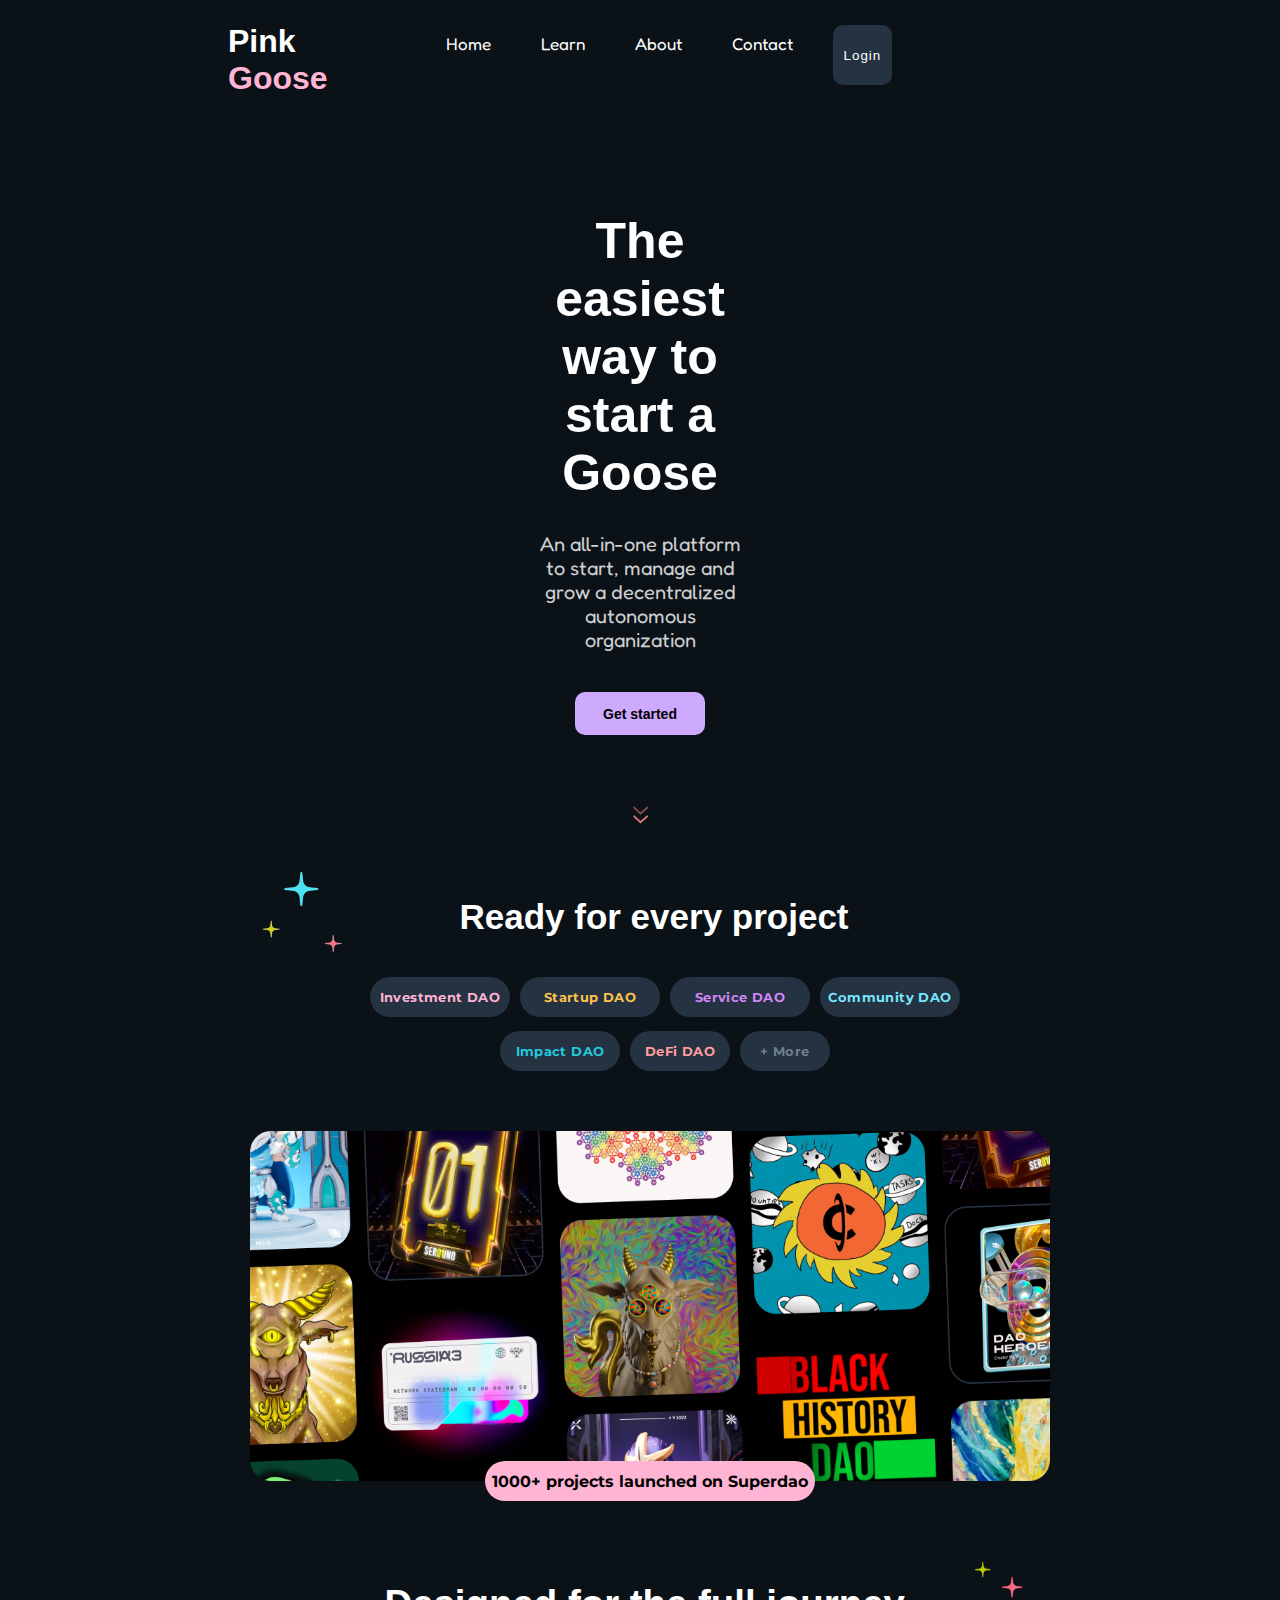
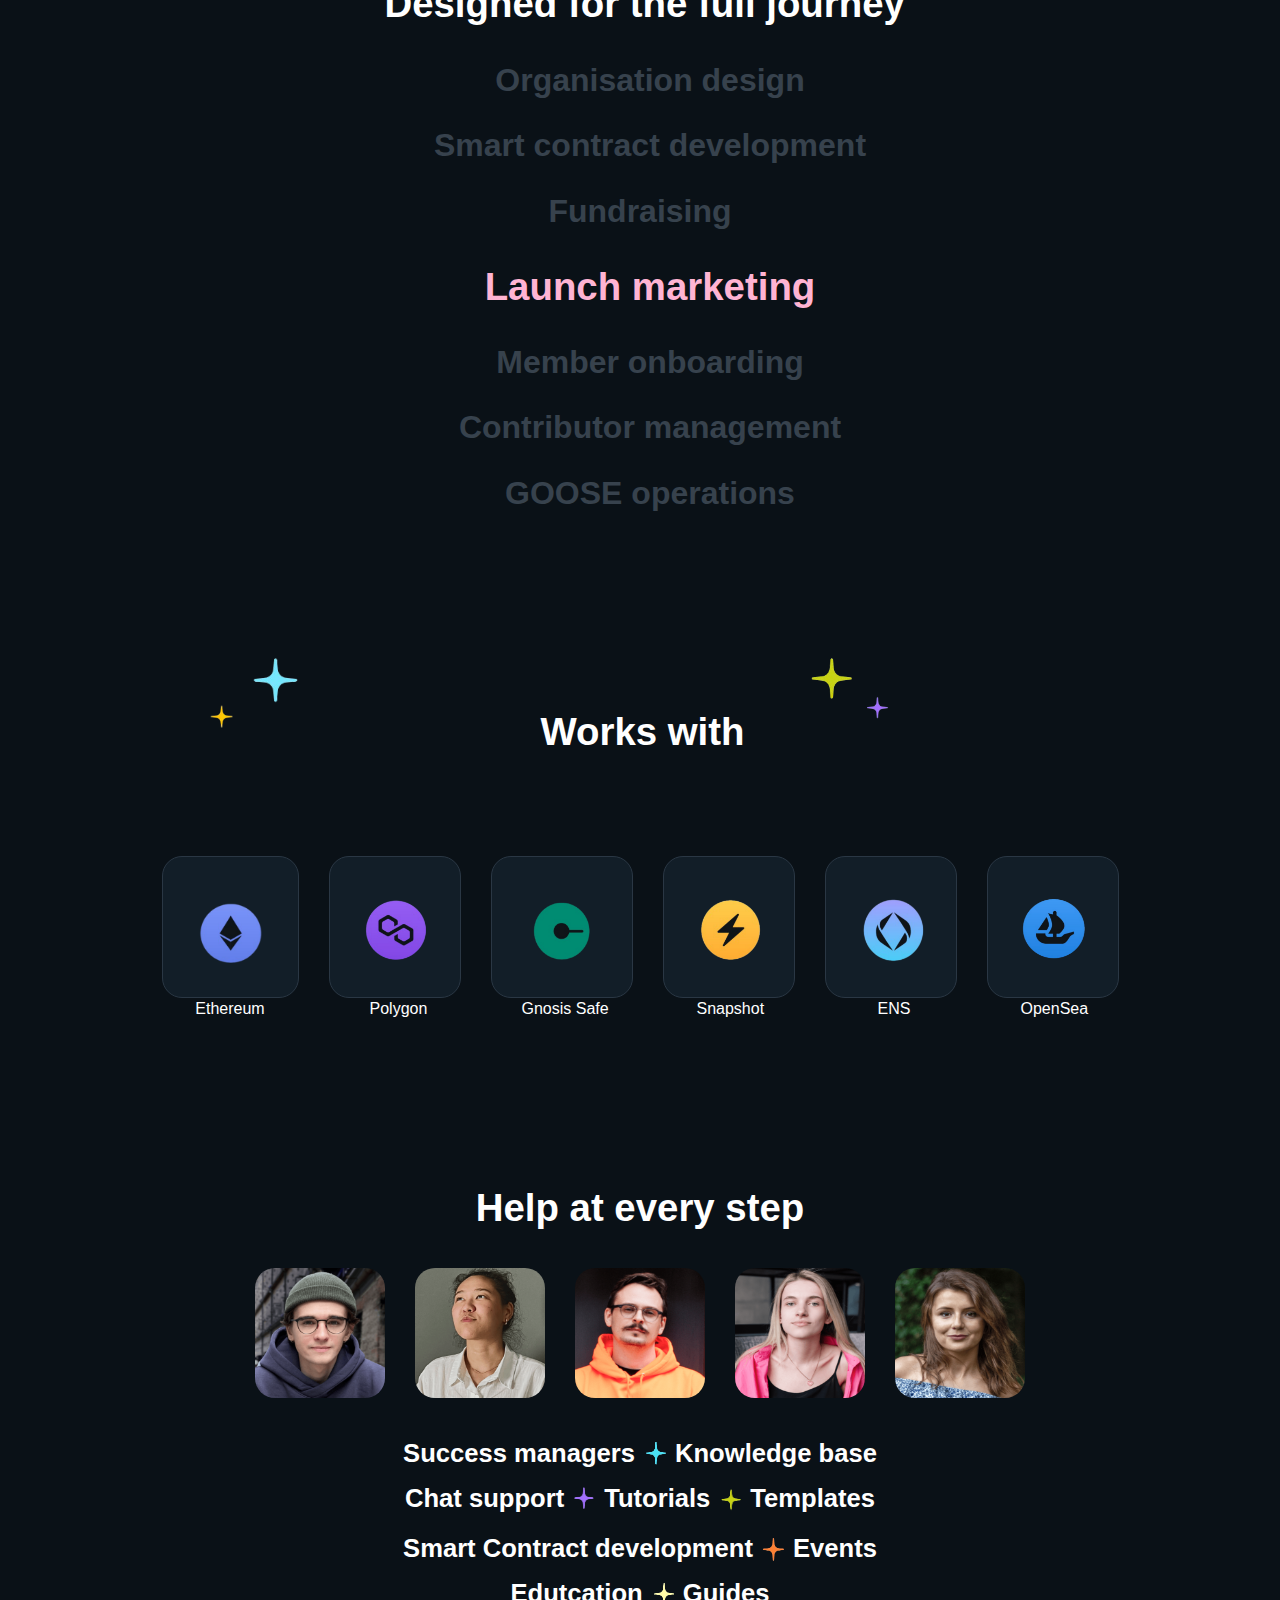
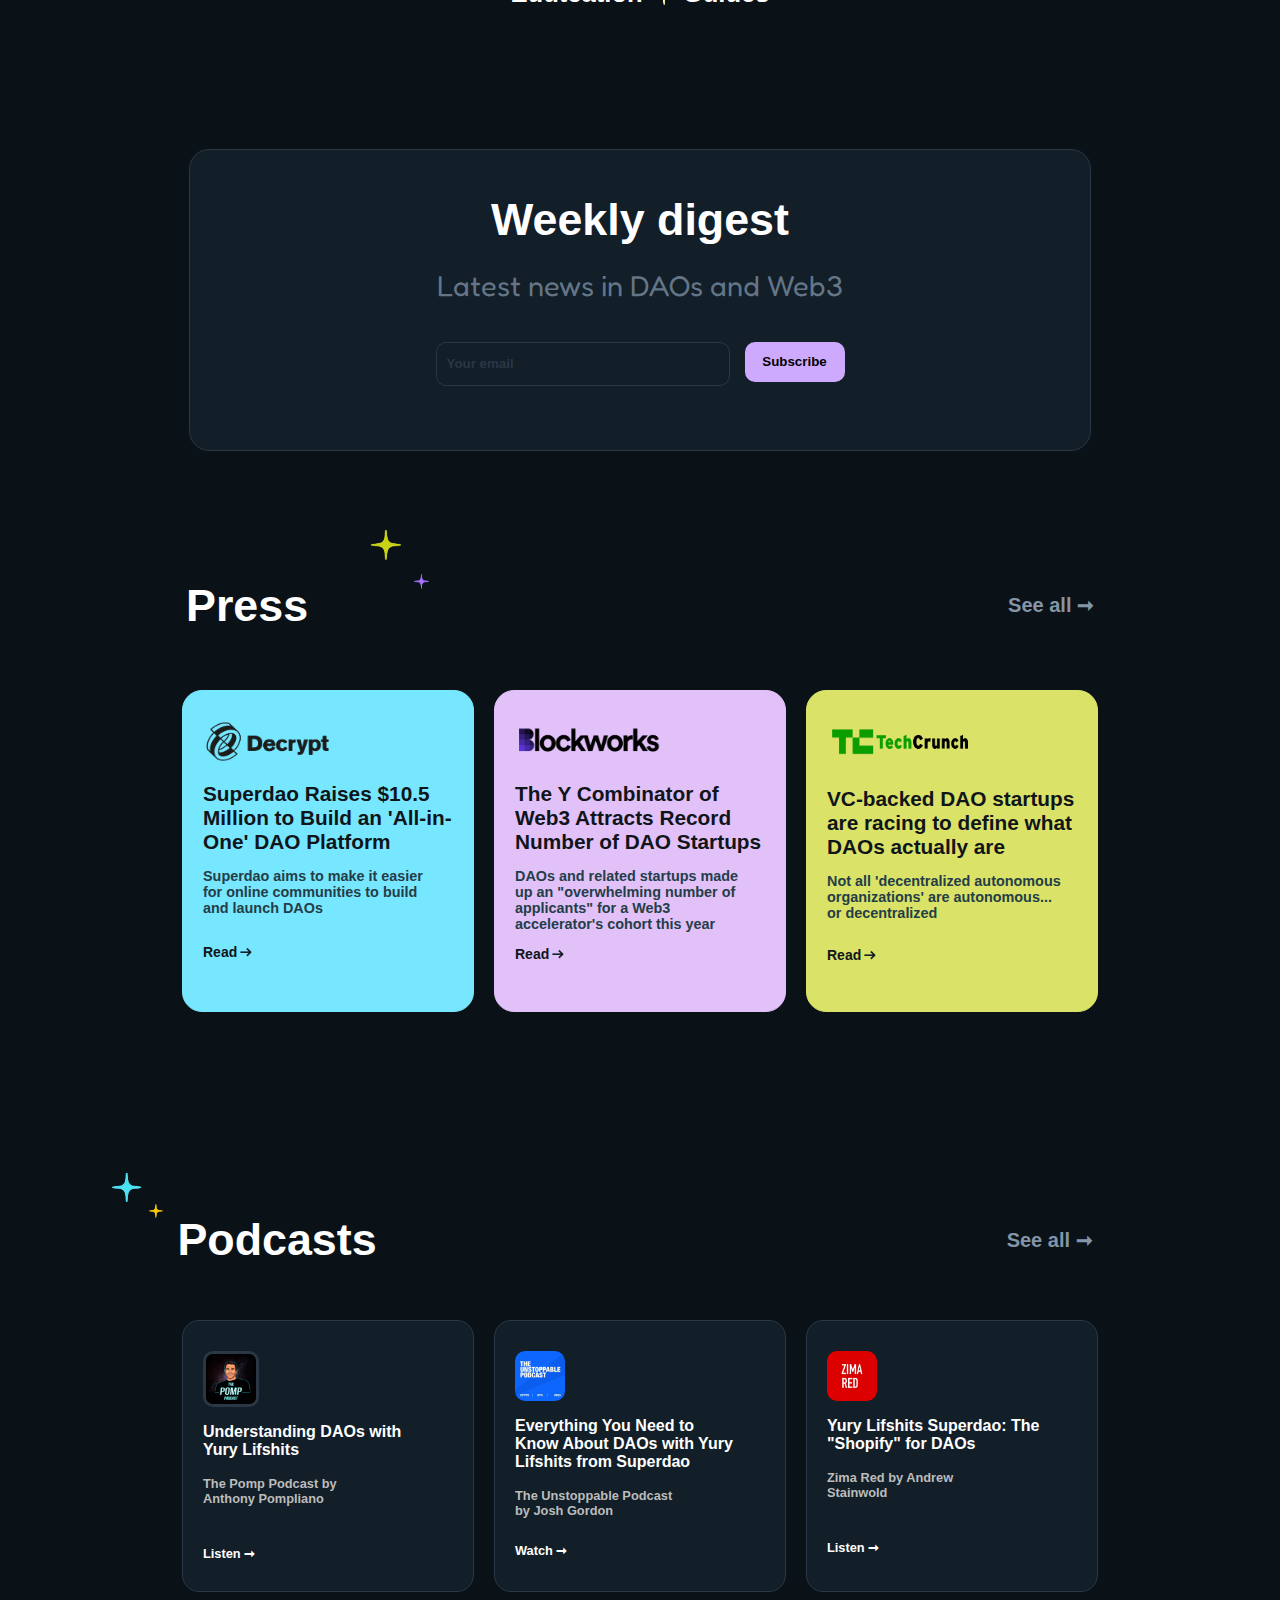
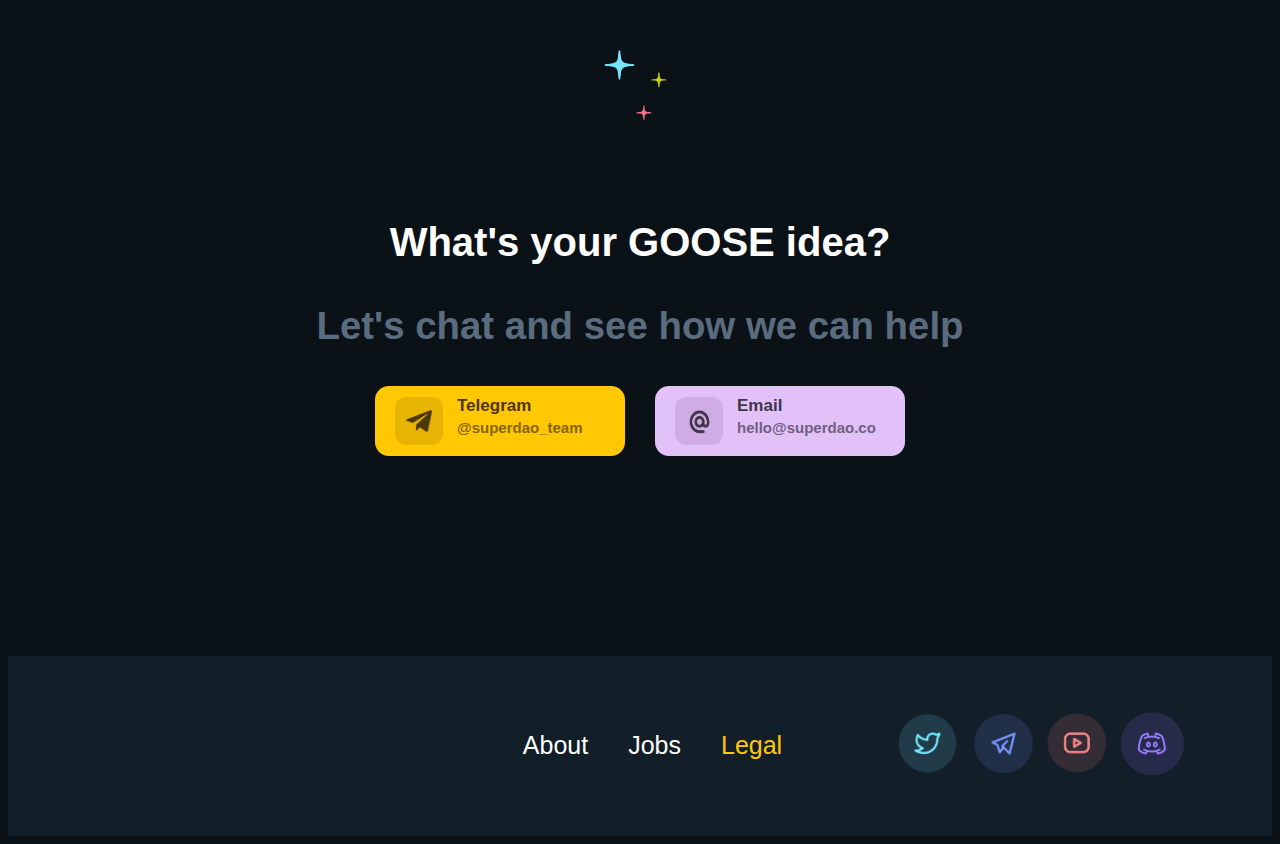
<file: index.html>
<!DOCTYPE html>
<html lang="en">
<head>
    <meta charset="UTF-8">
    <meta name="viewport" content="width=device-width, initial-scale=1.0">
    <title>Home - Pink Goose</title>

    <!-- Styles voor startpagina (home) -->
    <link rel="stylesheet" href="css/styles.css">

    <!-- Lettertypes van Google -->
    <link href="https://fonts.googleapis.com/css2?family=Fredoka&display=swap" rel="stylesheet">
    <link href="https://fonts.googleapis.com/css2?family=Montserrat&display=swap" rel="stylesheet">
</head>

<body>
    <!-- Navigatiebalk -->
    <nav class="navbar">
        <div class="logo">Pink<span class="pink"> Goose</span></div>
        <ul class="navlinks">
            <li><a href="index.html">Home</a></li>
            <li><a href="learn.html">Learn</a></li>
            <li><a href="about.html">About</a></li>
            <li><a href="contact.html">Contact</a></li>
        </ul>
        <button class="login-btn">Login</button>
    </nav>

    <!-- Sectie: Goose content -->
    <section class="goose-section">
        <h1 class="goose-heading">The easiest way to start a Goose</h1>
        <p class="goose-text">An all-in-one platform to start, manage and grow a decentralized autonomous organization</p>
        <button onclick="scrollDown()" class="goose-btn">Get started</button>
        <img src="images/arrow.png" alt="arrow" class="goose-arrow">

    <!-- Ondertitel + sterren -->
        <div class="goose-substars">
            <img class="goose-stars" src="images/stars.png" alt="stars">
            <p class="goose-subtitle">Ready for every project</p>
        </div>

    <!-- DAO knoppen rij 1 -->
        <div class="goose-dao">
            <button class="investment">Investment DAO</button>
            <button class="startup">Startup DAO</button>
            <button class="service">Service DAO</button>
            <button class="community">Community DAO</button>
        </div>

    <!-- DAO knoppen rij 2 -->
        <div class="dao2">
            <button class="impact">Impact DAO</button>
            <button class="defi">DeFi DAO</button>
            <button class="more">+ More</button>
        </div>

    <!-- Afbeelding + bijschrift -->
        <div class="goose-image">
            <img id="image" src="images/imagee.png" alt="image" width="800" height="350">
            <div class="goose-image-text">1000+ projects launched on Superdao</div>
        </div>

    <!-- Extra slagzin -->
        <div class="goose-more-text">
            <p class="designed">Designed for the full journey
                <img class="stars2" src="images/stars2.png" alt="stars" width="90">
            </p>
        </div>

    <!-- Belangrijkste features -->
        <div class="organisation"><p>Organisation design</p></div>
        <div class="smart"><p>Smart contract development</p></div>
        <div class="fund"><p>Fundraising</p></div>
        <div class="launch"><p>Launch marketing</p></div>
        <div class="member"><p>Member onboarding</p></div>
        <div class="cont"><p>Contributor management</p></div>
        <div class="oper"><p>GOOSE operations</p></div>

    <!-- Partners en integraties -->
        <div class="goose-fifth">
            <img class="starz1" src="images/starz1.png" alt="stars" width="200px">
            <p class="works">Works with</p>
            <img class="starz2" src="images/starz2.png" alt="stars" width="200px">
        </div>

    <!-- Logo's van partners -->
        <div class="goose-boxes">
            <div class="eth"><img src="images/eth.png" alt="eth" width="95" height="100"><p class="eth-text">Ethereum</p></div>
            <div class="poly"><img src="images/polygon.png" alt="poly" width="70" height="70"><p class="poly-text">Polygon</p></div>
            <div class="safe"><img src="images/safe.png" alt="safe" width="80" height="80"><p class="safe-text">Gnosis Safe</p></div>
            <div class="snap"><img src="images/snapshot.png" alt="snap" width="70" height="70"><p class="snap-text">Snapshot</p></div>
            <div class="ens"><img src="images/ens.png" alt="ens" width="70" height="70"><p class="ens-text">ENS</p></div>
            <div class="sea"><img src="images/opensea.png" alt="opensea" width="70" height="70"><p class="sea-text">OpenSea</p></div>
        </div>

    <!-- Hulp en ondersteuning -->
        <div class="goose-help">
            <p class="help">Help at every step</p>
        </div>

    <!-- Team-/community afbeeldingen -->
        <div class="goose-help-images">
            <img class="glasses" src="images/glasses.png" alt="person" width="130" height="130">
            <img class="asian" src="images/asian.png" alt="person" width="130" height="130">
            <img class="orangehoodie" src="images/orangehoodie.png" alt="person" width="130" height="130">
            <img class="pinkblouse" src="images/pinkblouse.png" alt="person" width="130" height="130">
            <img class="bluedress" src="images/bluedress.png" alt="person" width="130" height="130">
        </div>

        <div class="goose-help-images-text1">
            <p class="success">Success managers</p>
            <img src="images/bluesinglestar.png" alt="star" width="30" height="30">
            <p class="knowledge">Knowledge base</p>
        </div>

        <div class="goose-help-images-text2">
            <p class="chat">Chat support</p>
            <img src="images/purplesinglestar.png" alt="star" width="30" height="30">
            <p class="tut">Tutorials</p>
            <img src="images/yellowsinglestar.png" alt="star" width="30" height="30">
            <p class="template">Templates</p>
        </div>

        <div class="goose-help-images-text3">
            <p class="smartcon">Smart Contract development</p>
            <img src="images/orangesinglestar.png" alt="star" width="30" height="30">
            <p class="event">Events</p>
        </div>

        <div class="goose-help-images-text4">
            <p class="edu">Edutcation</p>
            <img src="images/goldsinglestar.png" alt="star" width="30" height="30">
            <p class="guide">Guides</p>
        </div>

    <!-- Wekelijkse nieuwsbrief -->
        <div class="goose-weekly">
            <p class="goose-week-text">Weekly digest</p>
            <p class="goose-news-text">Latest news in DAOs and Web3</p>
            <form class="subscribe-sec" action="submit email" method="post">
                <input class="input-email" type="email" name="email" placeholder="Your email">
                <button class="sub-button" type="submit">Subscribe</button>
            </form>
        </div>

    <!-- In de pers -->
        <div class="goose-press">
            <p class="press">Press</p>
            <img class="press-stars" src="images/press-stars.png" alt="stars" width="80">
            <p><a class="see-all" href="">See all ➞</a></p>
        </div>

    <!-- Persartikelen -->
        <div class="goose-press-boxes">
            <div class="decrypt">
                <img src="images/decrypt.png" alt="decrypt" class="decrypt-img" width="130" height="40">
                <p class="de-1">Superdao Raises $10.5 Million to Build an 'All-in-One' DAO Platform</p>
                <p class="de-2">Superdao aims to make it easier for online communities to build and launch DAOs</p>
                <p><a class="de-read" href="">Read <img src="images/rightarrowread.png" height="10" alt="arrow"></a></p>
            </div>
            <div class="blockworks">
                <img src="images/blockworks.png" alt="blockworks" class="blockworks-img" width="150" height="40">
                <p class="block-1">The Y Combinator of Web3 Attracts Record Number of DAO Startups</p>
                <p class="block-2">DAOs and related startups made up an "overwhelming number of applicants" for a Web3 accelerator's cohort this year</p>
                <p><a class="block-read" href="">Read <img src="images/rightarrowread.png" height="10" alt="arrow"></a></p>
            </div>
            <div class="techcrunch">
                <img src="images/techcrunch.png" alt="techcrunch" class="techcrunch-img" width="150" height="45">
                <p class="tech-1">VC-backed DAO startups are racing to define what DAOs actually are</p>
                <p class="tech-2">Not all 'decentralized autonomous organizations' are autonomous... or decentralized</p>
                <p><a class="tech-read" href="">Read <img src="images/rightarrowread.png" height="10" alt="arrow"></a></p>
            </div>
        </div>

    <!-- Podcasts overzicht -->
        <div class="goose-podcast">
            <img class="podcast-stars" src="images/starspodcast.png" alt="stars" width="80">
            <p class="podcast">Podcasts</p>
            <p><a class="see-allp" href="">See all ➞</a></p>
        </div>

    <!-- Podcast items -->
        <div class="goose-podcast-boxes">
            <div class="pomp">
                <img class="pomp-img" src="images/pomp.jpg" alt="podcast" width="50">
                <p class="pomp-text1">Understanding DAOs with Yury Lifshits</p>
                <p class="pomp-text2">The Pomp Podcast by Anthony Pompliano</p>
                <p class="pomp-listen"><a href="">Listen ➞</a></p>
            </div>
            <div class="unstop">
                <img class="unstop-img" src="images/unstop.jpg" alt="podcast" width="50">
                <p class="unstop-text1">Everything You Need to Know About DAOs with Yury Lifshits from Superdao</p>
                <p class="unstop-text2">The Unstoppable Podcast by Josh Gordon</p>
                <p class="unstop-listen"><a href="">Watch ➞</a></p>
            </div>
            <div class="zima">
                <img class="zima-img" src="images/zima.jpg" alt="podcast" width="50">
                <p class="zima-text1">Yury Lifshits Superdao: The "Shopify" for DAOs</p>
                <p class="zima-text2">Zima Red by Andrew Stainwold</p>
                <p class="zima-listen"><a href="">Listen ➞</a></p>
            </div>
        </div>

    <!-- Afsluiting -->
        <div class="goose-end">
            <img class="last-stars" src="images/laststars.png" alt="stars" width="100">
            <p class="end-text1">What's your GOOSE idea?</p>
            <p class="end-text2">Let's chat and see how we can help</p>

            <!-- Links naar social media -->
            <div class="socials-end">
                <div class="telegram">
                    <img class="tele-img" src="images/telegram.png" alt="telegram" width="26" height="26">
                    <div class="tele-text">
                        <p class="telegram-text">Telegram</p>
                        <p class="telegram-at">@superdao_team</p>
                    </div>
                </div>
                <div class="email">
                    <img class="email-img" src="images/emaillogo.png" alt="email" width="26" height="26">
                    <div class="email-text">
                        <p class="email-text2">Email</p>
                        <p class="email-at">hello@superdao.co</p>
                    </div>
                </div>
            </div>
        </div>
    </section>

    <!-- Onderzijde: footer -->
    <footer>
        <nav class="footer-navbar">
            <p class="footer-about"><a href=about.html">About</a></p>
            <p class="footer-jobs"><a href="">Jobs</a></p>        
            <p class="footer-legal"><a href="">Legal</a></p>
            <div class="footer-socials">
                <a target="_blank" ><img src="images/footertwitter.png" alt="twitter" class="footer-twitter" width="70"></a>
                <a target="_blank" ><img src="images/footertelegram.png" alt="telegram" class="footer-telegram" width="70"></a>
                <a target="_blank" ><img src="images/footeryoutube.png" alt="youtube" class="footer-youtube" width="70"></a>
                <a target="_blank" ><img src="images/footerdiscord.png" alt="discord" class="footer-discord" width="70"></a>
            </div>
        </nav>
    </footer>
</body>
</html>
</file>
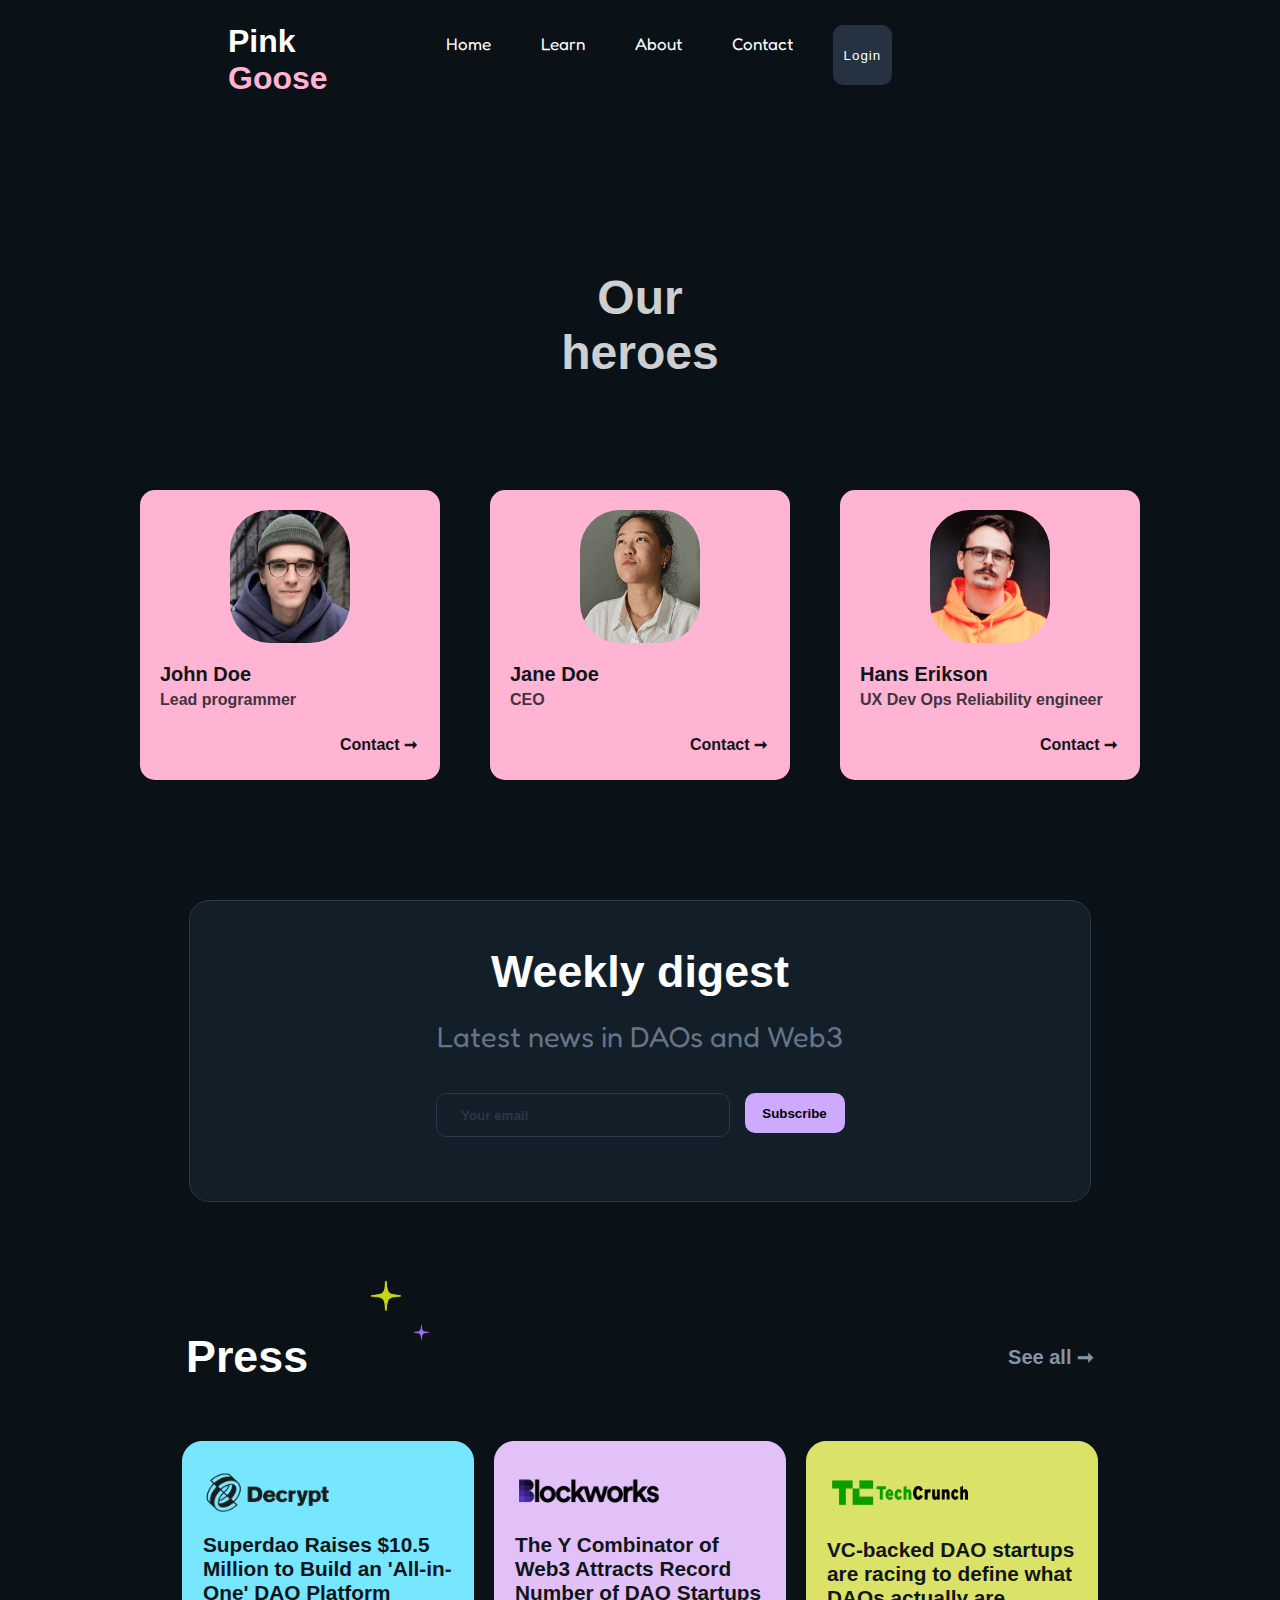
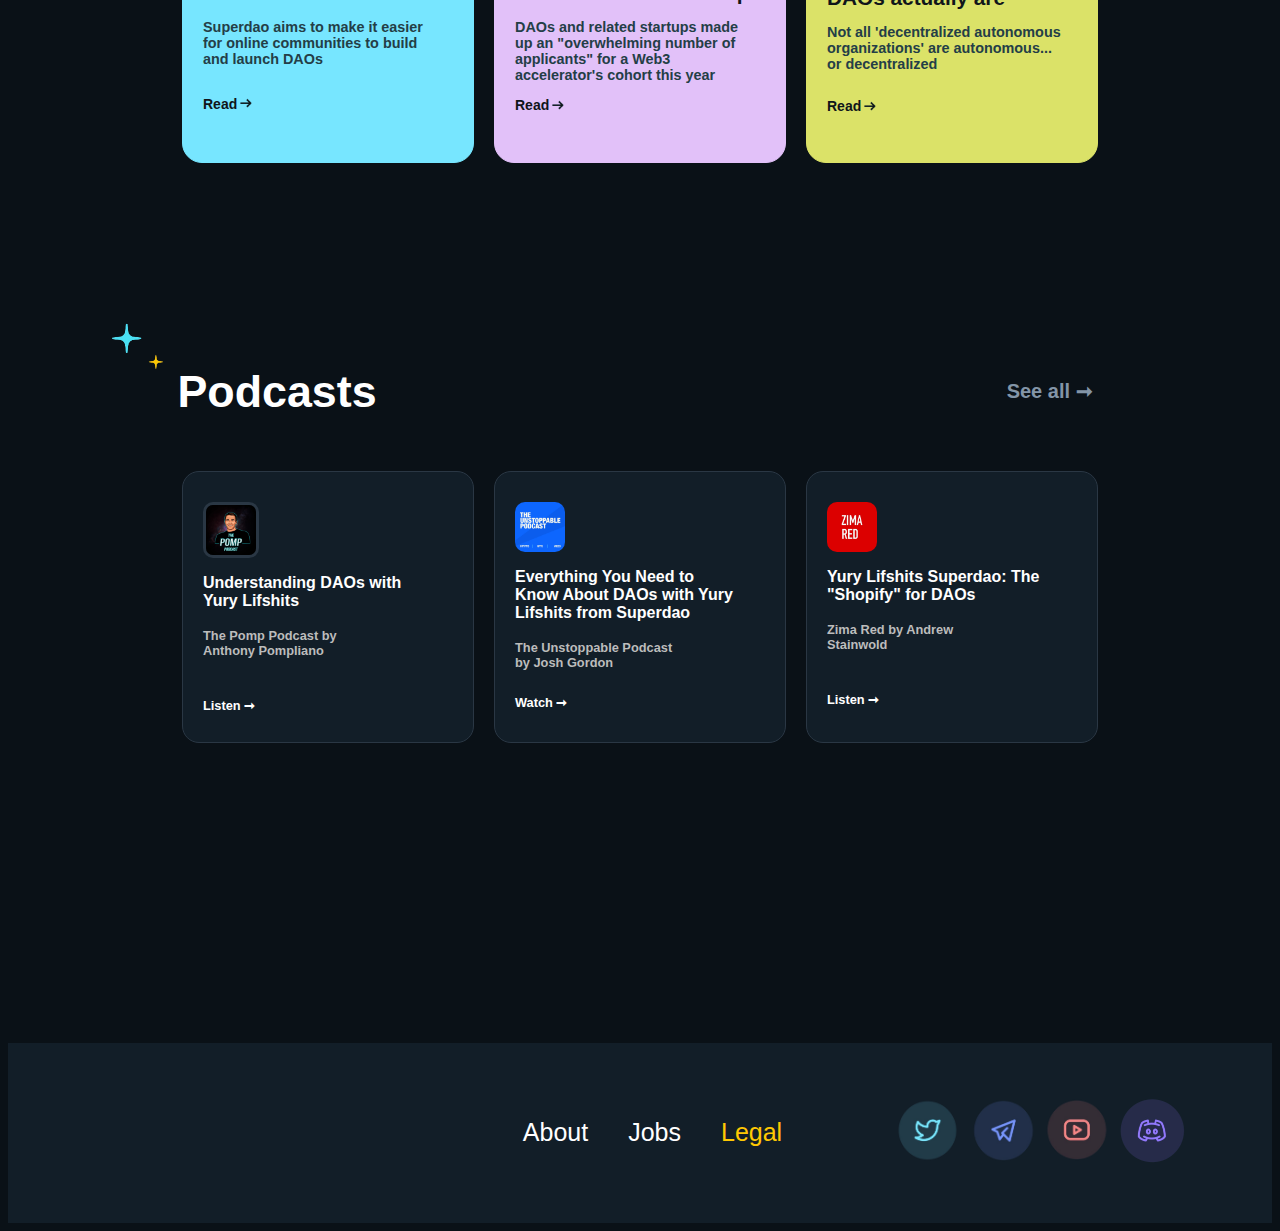
<file: about.html>
<!DOCTYPE html>
<html lang="en">
<head>
    <meta charset="UTF-8">
    <meta name="viewport" content="width=device-width, initial-scale=1.0">

    <!-- CSS voor About-pagina -->
    <link rel="stylesheet" href="css/styles.css">
    <link rel="stylesheet" href="css/about.css">

    <!-- Google-lettertypes -->
    <link href="https://fonts.googleapis.com/css2?family=Fredoka&display=swap" rel="stylesheet">
    <link href="https://fonts.googleapis.com/css2?family=Montserrat&display=swap" rel="stylesheet">
    <title>About - Pink Goose</title>
</head>
<body>

    <!-- Bovenste navigatie -->
     <nav class="navbar">
        <div class="logo">Pink<span class="pink"> Goose</span></div>
        <ul class="navlinks">
            <li><a href="index.html">Home</a></li>
            <li><a href="learn.html">Learn</a></li>
            <li><a href="about.html">About</a></li>
            <li><a href="contact.html">Contact</a></li>
        </ul>
        <button class="login-btn">Login</button>
    </nav>

    <!-- Over onze Goose -->
    <section class="goose">
        <div class="goose-heroes">
            <p class="goose-text">Our heroes</p>
            <div class="goose-heroes-boxes">
                <div class="glasses">
                    <img src="images/glasses.png" alt="person" class="goose-glasses" width="120px">
                    <p class="name-glasses">John Doe</p>
                    <p class="job-glasses">Lead programmer</p>
                    <div class="goose-glass-contact">
                        <p><a class="glass-contact" href="">Contact ➞</a></p>
                    </div>
                </div>
                <div class="asian">
                    <img src="images/asian.png" alt="person" width="120px">
                    <p class="name-asian">Jane Doe</p>
                    <p class="job-asian">CEO</p>
                    <div class="goose-asian-contact">
                        <p><a class="asian-contact" href="">Contact ➞</a></p>
                    </div>
                </div>
                <div class="orange-hoodie">
                    <img src="images/orangehoodie.png" alt="person" width="120px">
                    <p class="name-orange">Hans Erikson</p>
                    <p class="job-orange">UX Dev Ops Reliability engineer</p>
                    <div class="goose-orange-contact">
                        <p><a class="orange-contact" href="">Contact ➞</a></p>
                    </div>
                </div>
            </div>
        </div>

    <!-- Nieuwsbrief (wekelijks) -->
        <div class="goose-weekly">
            <p class="goose-week-text">Weekly digest</p>
            <p class="goose-news-text">Latest news in DAOs and Web3</p>
            <form class="subscribe-sec" action="submit email" method="post">
                <input class="input-email" type="email" name="email" placeholder="    Your email">
                <button class="sub-button" type="submit">Subscribe</button>
            </form>
        </div>
        
    <!-- Pers overzicht -->
        <div class="goose-press">
            <p class="press">Press</p>
            <img class="press-stars" src="images/press-stars.png" alt="stars" width="80px">
            <p><a class="see-all" href="">See all ➞</a></p>
        </div>

    <!-- Artikelen in de pers -->
        <div class="goose-press-boxes">
            <div class="decrypt">
                <img src="images/decrypt.png" alt="decrypt" class="decrypt-img" width="130px" height="40px">
                <p class="de-1">Superdao Raises $10.5 Million to Build an 'All-in-One' DAO Platform</p>
                <p class="de-2">Superdao aims to make it easier for online communities to build and launch DAOs</p>
                <p><a class="de-read" href="">Read <img src="images/rightarrowread.png"  height="10px" alt="arrow"></a></p>
            </div>
            <div class="blockworks">
                <img src="images/blockworks.png" alt="blockworks" class="blockworks-img" width="150px" height="40px">
                <p class="block-1">The Y Combinator of Web3 Attracts Record Number of DAO Startups</p>
                <p class="block-2">DAOs and related startups made up an "overwhelming number of applicants" for a Web3 accelerator's cohort this year</p>
                <p><a class="block-read" href="">Read <img src="images/rightarrowread.png"  height="10px" alt="arrow"></a></p>
            </div>
            <div class="techcrunch">
                <img src="images/techcrunch.png" alt="techcrunch" class="techcrunch-img" width="150px" height="45px">
                <p class="tech-1">VC-backed DAO startups are racing to define what DAOs actually are</p>
                <p class="tech-2">Not all 'decentralized autonomous organizations' are autonomous... or decentralized</p>
                <p><a class="tech-read" href="">Read <img src="images/rightarrowread.png"  height="10px" alt="arrow"></a></p>
            </div>
        </div>

    <!-- Podcastsectie -->
        <div class="goose-podcast">
            <img class="podcast-stars" src="images/starspodcast.png" alt="stars" width="80px">
            <p class="podcast">Podcasts</p>
            <p><a class="see-allp" href="">See all ➞</a></p>
        </div>

    <!-- Podcast elementen -->
        <div class="goose-podcast-boxes">
            <div class="pomp">
                <img class="pomp-img" src="images/pomp.jpg" alt="podcast" width="50px">
                 <p class="pomp-text1">Understanding DAOs with Yury Lifshits</p>
                 <p class="pomp-text2">The Pomp Podcast by Anthony Pompliano</p>
                 <p class="pomp-listen"><a href="">Listen ➞</a></p>
            </div>
            <div class="unstop">
                <img class="unstop-img" src="images/unstop.jpg" alt="podcast" width="50px">
                <p class="unstop-text1">Everything You Need to Know About DAOs with Yury Lifshits from Superdao</p>
                <p class="unstop-text2">The Unstoppable Podcast by Josh Gordon</p>
                <p class="unstop-listen"><a href="">Watch ➞</a></p>
            </div>
            <div class="zima">
                <img class="zima-img" src="images/zima.jpg" alt="podcast" width="50px">
                <p class="zima-text1">Yury Lifshits Superdao: The "Shopify" for DAOs</p>
                <p class="zima-text2">Zima Red by Andrew Stainwold</p>
                <p class="zima-listen"><a href="">Listen ➞</a></p>
            </div>
        </div>
    </section>

    <!-- Voettekst -->
    <footer>
        <nav class="footer-navbar">
            <p class="footer-about"><a href=about.html">About</a></p>
            <p class="footer-jobs"><a href="">Jobs</a></p>        
            <p class="footer-legal"><a href="">Legal</a></p>
            <div class="footer-socials">
                <a target="_blank" ><img src="images/footertwitter.png" alt="twitter" class="footer-twitter" width="70"></a>
                <a target="_blank" ><img src="images/footertelegram.png" alt="telegram" class="footer-telegram" width="70"></a>
                <a target="_blank" ><img src="images/footeryoutube.png" alt="youtube" class="footer-youtube" width="70"></a>
                <a target="_blank" ><img src="images/footerdiscord.png" alt="discord" class="footer-discord" width="70"></a>
            </div>
        </nav>
    </footer>
</body>
</html>
</file>
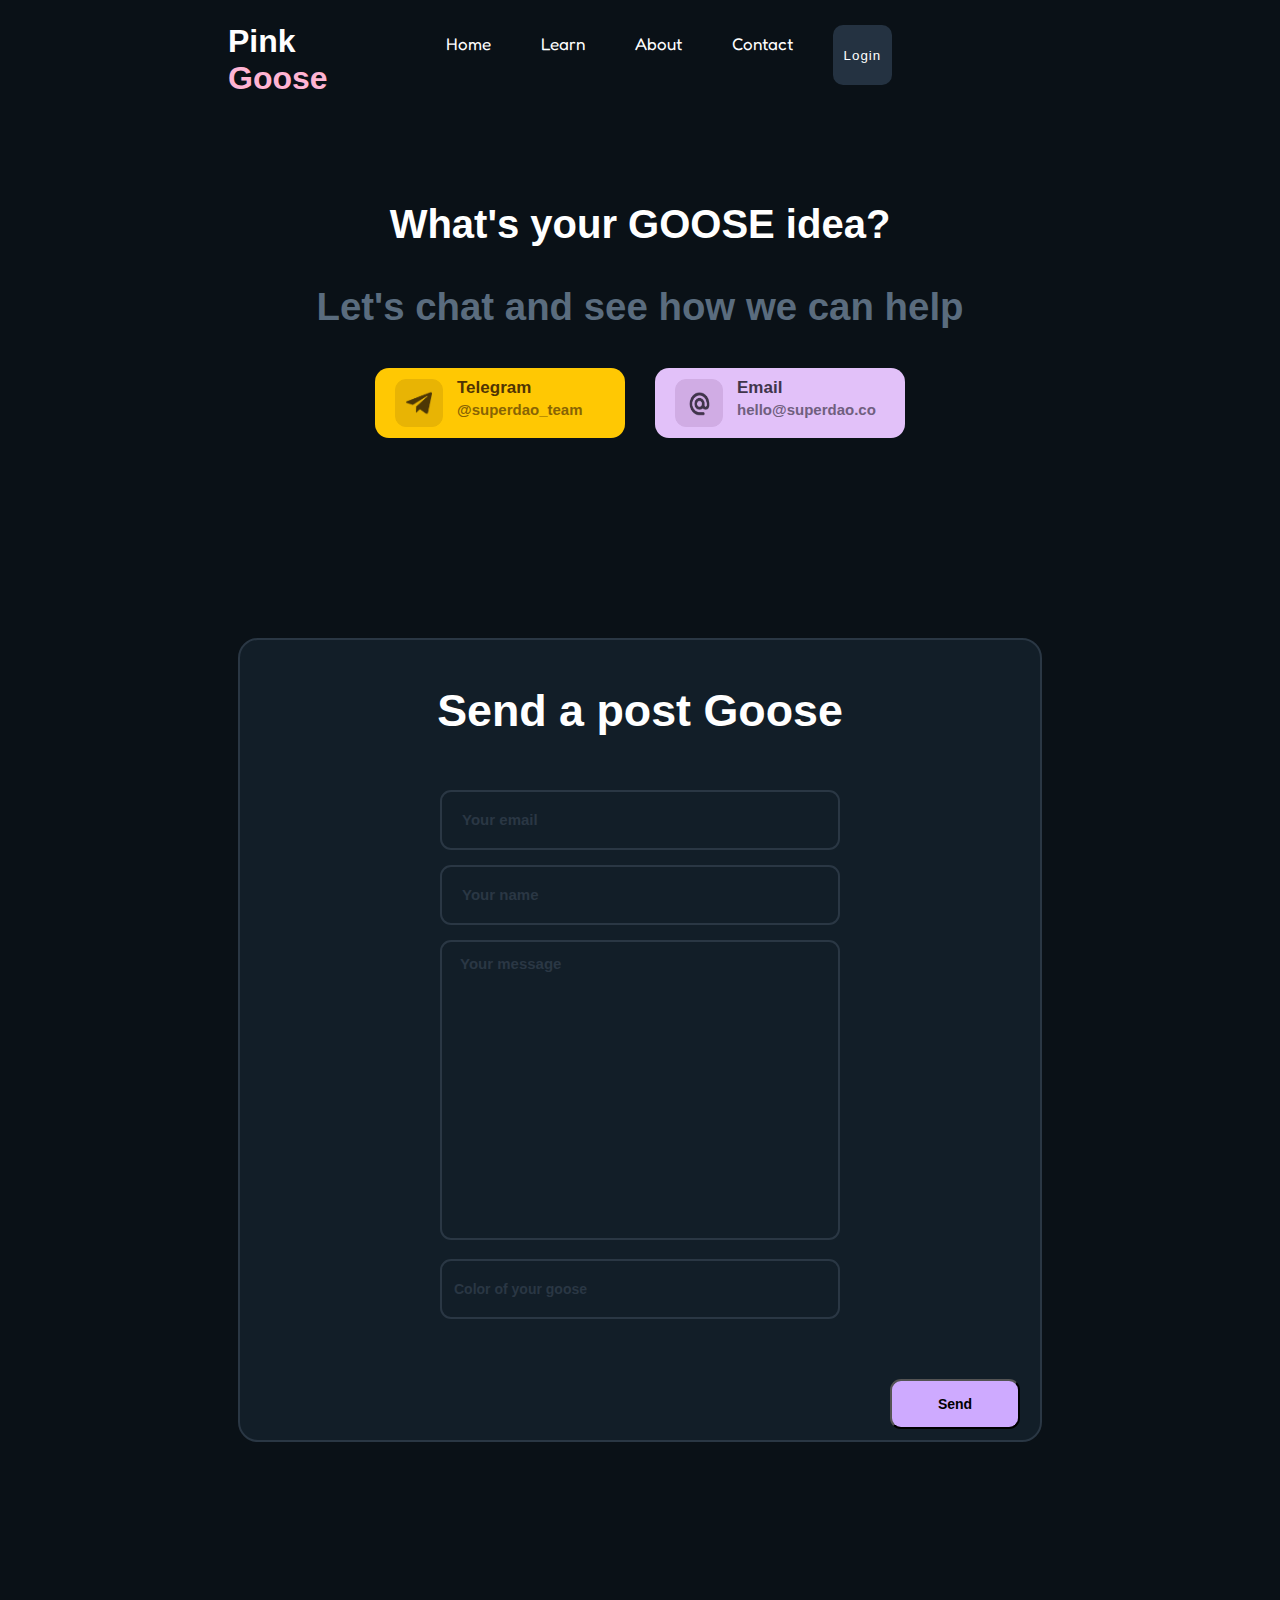
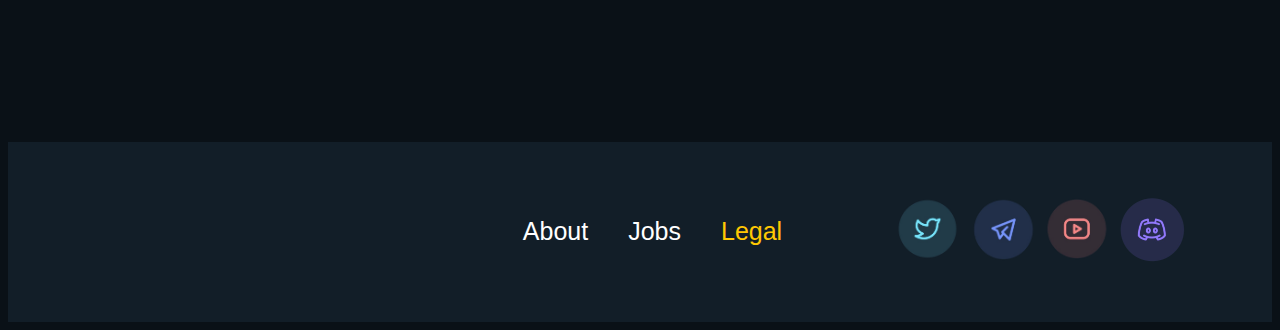
<file: contact.html>
<!DOCTYPE html>
<html lang="en">
<head>
    <meta charset="UTF-8">
    <meta name="viewport" content="width=device-width, initial-scale=1.0">
    <!-- CSS voor Contactpagina -->
    <link rel="stylesheet" href="css/styles.css">
    <link rel="stylesheet" href="css/contact.css">
    <!-- Fonts van Google -->
    <link href="https://fonts.googleapis.com/css2?family=Fredoka&display=swap" rel="stylesheet">
    <link href="https://fonts.googleapis.com/css2?family=Montserrat&display=swap" rel="stylesheet">
    <title>Contact - Pink Goose</title>
</head>
<body>
    <!-- Bovenste navigatiebalk -->
    <nav class="navbar">
        <div class="logo">Pink<span class="pink"> Goose</span></div>
        <ul class="navlinks">
            <li><a href="index.html">Home</a></li>
            <li><a href="learn.html">Learn</a></li>
            <li><a href="about.html">About</a></li>
            <li><a href="contact.html">Contact</a></li>
        </ul>
        <button class="login-btn">Login</button>
    </nav>

    <!-- Contact-sectie -->
    <section class="goose-idea">
    <!-- Eind CTA -->
        <div class="goose-end">
            <p class="end-text1">What's your GOOSE idea?</p>
            <p class="end-text2">Let's chat and see how we can help</p>
            <!-- Social links -->
            <div class="socials-end">
                <div class="telegram">
                    <img class="tele-img" src="images/telegram.png" alt="telegram" width="26" height="26">
                    <div class="tele-text">
                        <p class="telegram-text">Telegram</p>
                        <p class="telegram-at">@superdao_team</p>
                    </div>
                </div>
                <div class="email">
                    <img class="email-img" src="images/emaillogo.png" alt="email" width="26" height="26">
                    <div class="email-text">
                        <p class="email-text2">Email</p>
                        <p class="email-at">hello@superdao.co</p>
                    </div>
                </div>
            </div>
        </div>

    <!-- Contactformulier -->
        <div class="goose-send">
            <div class="goose-border">
                <div class="goose-send-text">
                    <p class="send-text">Send a post Goose</p>
                </div>
                <!-- E-mail veld -->
                <div class="goose-send-email">
                    <input class="input-email" type="email" name="email" placeholder="  Your email">
                </div>
                <!-- Naam veld -->
                <div class="goose-send-name">
                    <input type="text" class="input-name" placeholder="  Your name">
                </div>
                <!-- Bericht veld -->
                <div class="goose-send-msg">
                    <div class="input-wrapper">
                        <textarea class="input-msg" required></textarea>
                        <span class="input-placeholder">Your message</span>
                    </div>
                </div>
                <!-- Keuzelijst -->
                <div class="goose-send-dropdown">
                    <select class="dropdown">
                        <option selected disabled hidden value="display">Color of your goose</option>
                        <option>Red</option>
                        <option>White</option>
                        <option>Blue</option>
                        <option>Black</option>
                    </select>
                </div>
                <!-- Verzenden knop -->
                <div class="button-con">
                    <button class="send-button" type="submit">Send</button>
                </div>
            </div>
        </div>
    </section>

    <!-- Voettekst -->
    <footer>
        <nav class="footer-navbar">
            <p class="footer-about"><a href=about.html">About</a></p>
            <p class="footer-jobs"><a href="">Jobs</a></p>        
            <p class="footer-legal"><a href="">Legal</a></p>
            <div class="footer-socials">
                <a target="_blank" ><img src="images/footertwitter.png" alt="twitter" class="footer-twitter" width="70"></a>
                <a target="_blank" ><img src="images/footertelegram.png" alt="telegram" class="footer-telegram" width="70"></a>
                <a target="_blank" ><img src="images/footeryoutube.png" alt="youtube" class="footer-youtube" width="70"></a>
                <a target="_blank" ><img src="images/footerdiscord.png" alt="discord" class="footer-discord" width="70"></a>
            </div>
        </nav>
    </footer>  
</body>
</html>
</file>
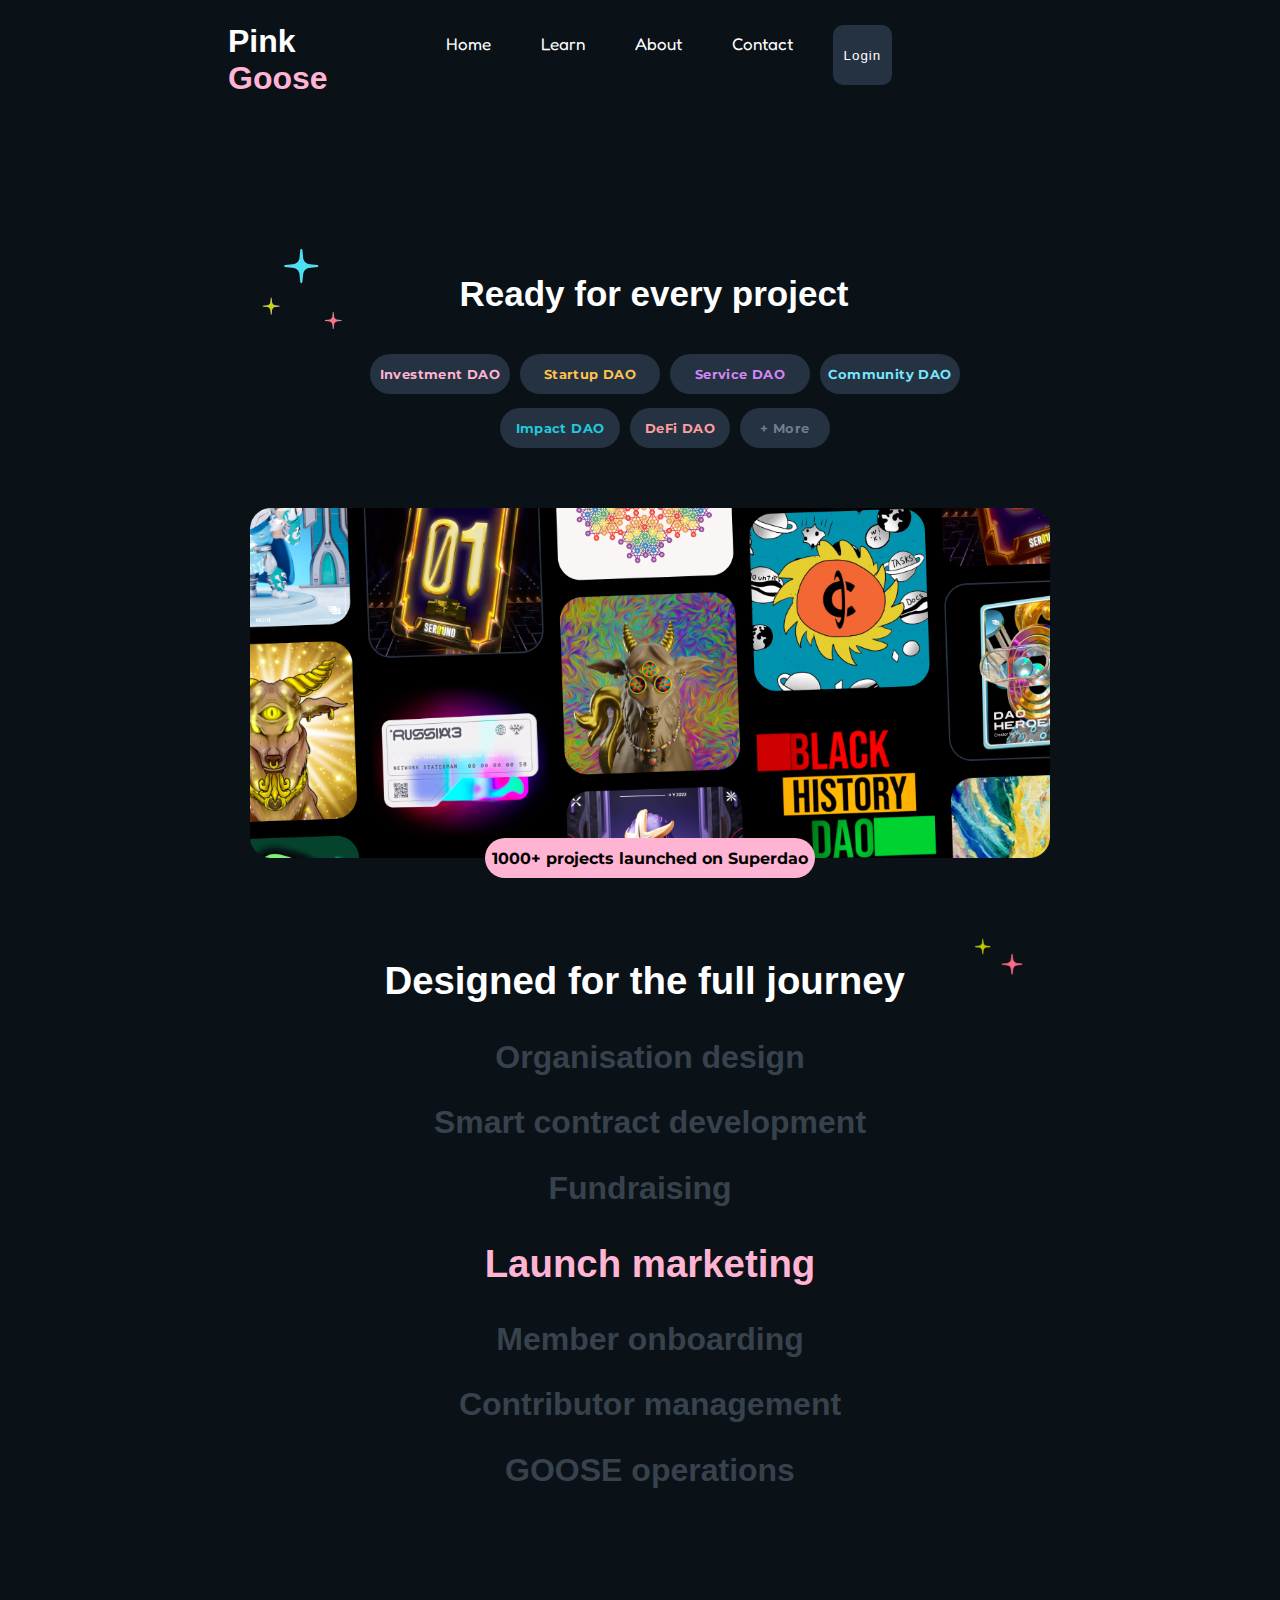
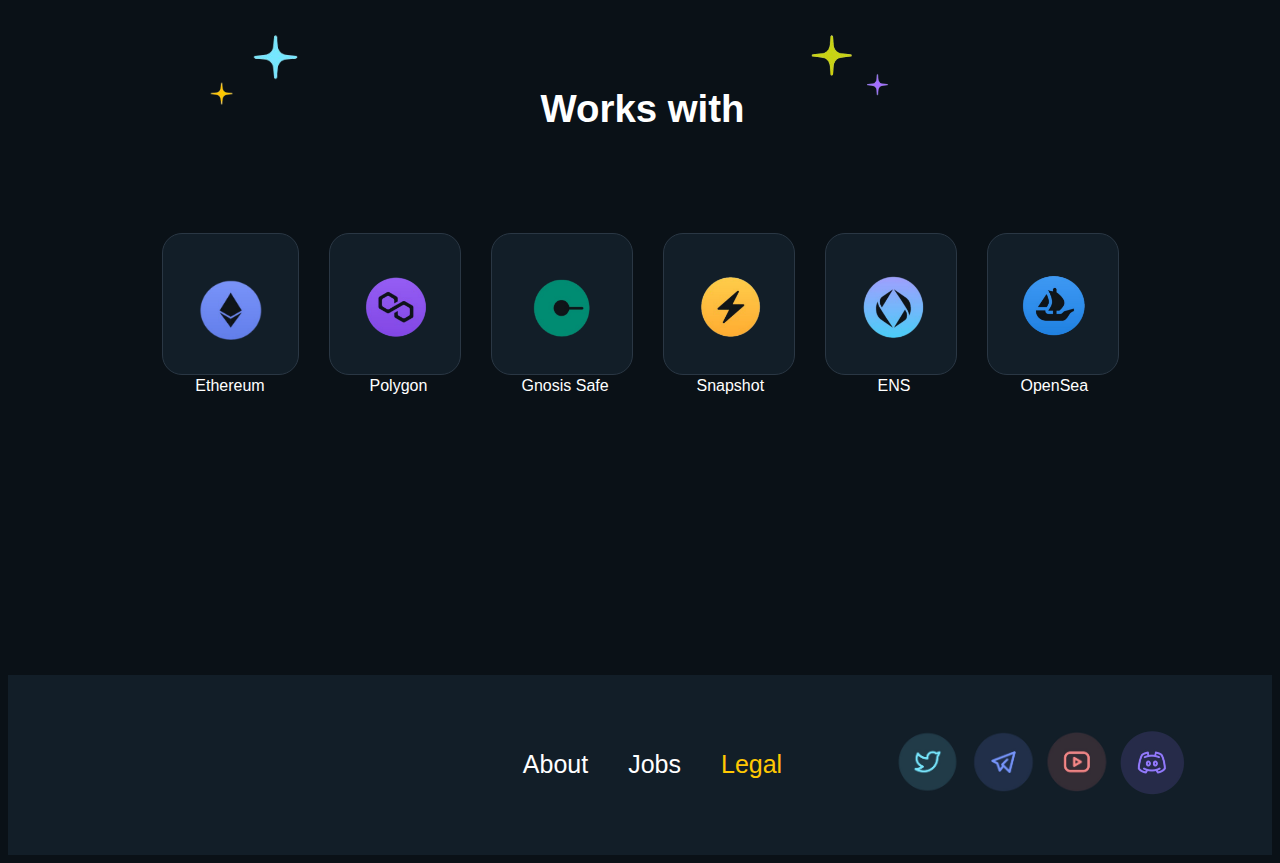
<file: learn.html>
<!DOCTYPE html>
<html lang="en">
<head>
    <meta charset="UTF-8">
    <meta name="viewport" content="width=device-width, initial-scale=1.0">
    <!-- Google fonts -->
    <link href="https://fonts.googleapis.com/css2?family=Fredoka&display=swap" rel="stylesheet">
    <link href="https://fonts.googleapis.com/css2?family=Montserrat&display=swap" rel="stylesheet">
    <!-- CSS voor Learn-pagina -->
    <title>Learn - Pink Goose</title>
    

    <!-- Styles voor Learn -->
    <link rel="stylesheet" href="css/styles.css">
    <link rel="stylesheet" href="css/learn.css">

    <!-- Lettertypes van Google -->
    <link href="https://fonts.googleapis.com/css2?family=Fredoka&display=swap" rel="stylesheet">
    <link href="https://fonts.googleapis.com/css2?family=Montserrat&display=swap" rel="stylesheet">
</head>

<body>
    <!-- Navigatiebalk -->
    <nav class="navbar">
        <div class="logo">Pink<span class="pink"> Goose</span></div>
        <ul class="navlinks">
            <li><a href="index.html">Home</a></li>
            <li><a href="learn.html">Learn</a></li>
            <li><a href="about.html">About</a></li>
            <li><a href="contact.html">Contact</a></li>
        </ul>
        <button class="login-btn">Login</button>
    </nav>

    <!-- Sectie: Goose content -->
    <section class="goose-section">
        

    <!-- Ondertitel + sterren -->
        <div class="goose-substars">
            <img class="goose-stars" src="images/stars.png" alt="stars">
            <p class="goose-subtitle">Ready for every project</p>
        </div>

    <!-- DAO knoppen rij 1 -->
        <div class="goose-dao">
            <button class="investment">Investment DAO</button>
            <button class="startup">Startup DAO</button>
            <button class="service">Service DAO</button>
            <button class="community">Community DAO</button>
        </div>

    <!-- DAO knoppen rij 2 -->
        <div class="dao2">
            <button class="impact">Impact DAO</button>
            <button class="defi">DeFi DAO</button>
            <button class="more">+ More</button>
        </div>

    <!-- Afbeelding + bijschrift -->
        <div class="goose-image">
            <img id="image" src="images/imagee.png" alt="image" width="800" height="350">
            <div class="goose-image-text">1000+ projects launched on Superdao</div>
        </div>

    <!-- Extra slagzin -->
        <div class="goose-more-text">
            <p class="designed">Designed for the full journey
                <img class="stars2" src="images/stars2.png" alt="stars" width="90">
            </p>
        </div>

    <!-- Belangrijkste features -->
        <div class="organisation"><p>Organisation design</p></div>
        <div class="smart"><p>Smart contract development</p></div>
        <div class="fund"><p>Fundraising</p></div>
        <div class="launch"><p>Launch marketing</p></div>
        <div class="member"><p>Member onboarding</p></div>
        <div class="cont"><p>Contributor management</p></div>
        <div class="oper"><p>GOOSE operations</p></div>

    <!-- Partners en integraties -->
        <div class="goose-fifth">
            <img class="starz1" src="images/starz1.png" alt="stars" width="200px">
            <p class="works">Works with</p>
            <img class="starz2" src="images/starz2.png" alt="stars" width="200px">
        </div>

    <!-- Logo's van partners -->
        <div class="goose-boxes">
            <div class="eth"><img src="images/eth.png" alt="eth" width="95" height="100"><p class="eth-text">Ethereum</p></div>
            <div class="poly"><img src="images/polygon.png" alt="poly" width="70" height="70"><p class="poly-text">Polygon</p></div>
            <div class="safe"><img src="images/safe.png" alt="safe" width="80" height="80"><p class="safe-text">Gnosis Safe</p></div>
            <div class="snap"><img src="images/snapshot.png" alt="snap" width="70" height="70"><p class="snap-text">Snapshot</p></div>
            <div class="ens"><img src="images/ens.png" alt="ens" width="70" height="70"><p class="ens-text">ENS</p></div>
            <div class="sea"><img src="images/opensea.png" alt="opensea" width="70" height="70"><p class="sea-text">OpenSea</p></div>
        </div>
    </section>

    <!-- Onderzijde: footer -->
    <footer>
        <nav class="footer-navbar">
            <p class="footer-about"><a href=about.html">About</a></p>
            <p class="footer-jobs"><a href="">Jobs</a></p>        
            <p class="footer-legal"><a href="">Legal</a></p>
            <div class="footer-socials">
                <a target="_blank" ><img src="images/footertwitter.png" alt="twitter" class="footer-twitter" width="70"></a>
                <a target="_blank" ><img src="images/footertelegram.png" alt="telegram" class="footer-telegram" width="70"></a>
                <a target="_blank" ><img src="images/footeryoutube.png" alt="youtube" class="footer-youtube" width="70"></a>
                <a target="_blank" ><img src="images/footerdiscord.png" alt="discord" class="footer-discord" width="70"></a>
            </div>
        </nav>
    </footer>
</body>
</html>
</file>
<file: css/styles.css>
:root {
    --primary-color: #0a1117;
    --secondary-color: #16213e;
    --accent-color: #ceaaff;
    --background-color: #0a1117;
    --font-color: #fff;
    --primary-font: 'Fredoka', sans-serif;
    --border-radius: 5px;
    --transition: all 0.3s ease;
    --extra-color: #ffb4d3;
    --border-color: #2a3744;
}

/* Base styles */

body {
    font-family: var(--primary-font);
    background-color: var(--background-color); 
    color: white;
}

html, body {
  overflow-x: hidden; /* voorkomt horizontale scroll */
}

/* Navbar section */

.navbar {
    display: flex;
    justify-content: space-between;
}

.navlinks {
    display: flex;
    list-style: none;
    margin-top: 25px;
}

.navlinks a {

    

    text-decoration: none;
    font-size: 17px;
    color: var(--font-color);
    margin: 10px;
    padding: 0;
    margin-right: 40px;
    transition: color 300ms ease-in-out;

    

}

.navlinks a:hover {
    color: var(--extra-color);
    padding: 0px;
    border-radius: 10px;
}

.logo {
    font-family: sans-serif;
    font-size: 2rem;
    font-weight: bolder;
    
    padding: 0;
    margin: 15px 30px;
    margin-left: 220px;
}

.pink {
    color: var(--extra-color);
}

.login-btn {
    background-color: #243241;
    color: var(--font-color);
    
    letter-spacing: 1px;


    margin-bottom: 27px;
    margin-top: 17px;
    margin-right: 380px;
    
    border-radius: 10px;
    border: none;
    
    padding: 10px;
    width: 70px;
}

.login-btn:hover {
    background-color: var(--extra-color);
    color: black;
    transition: var(--transition);
}


/* Goose/First Section */

.goose-section {
    display: flex;
    justify-content: center;
    align-items: center;
    flex-direction: column;
    text-align: center;
    padding-top: 100px;
}

.goose-heading {
    font-family: sans-serif;
    font-size: 50px;
    margin: 0;
    padding: 0px 550px;
}

.goose-text {
    color: var(--font-color);
    font-size: 20px;
    opacity: 0.8;
    padding: 10px 520px;

}

.goose-btn {
    display: flex;
    align-items: center;
    justify-content: center;
    background-color: #ceaaff;
    border: none;
    margin-top: 10px;
    width: 130px;
    height: 43px;
    border-radius: 10px;
    color: black;
    font-weight: bolder;
    font-family: sans-serif;
    font-size: 14px;
    cursor: pointer;

}

.goose-arrow {
    width: 40px;
    height: 40px;
    display: flex;
    margin-top: 60px;
    transform: translateY()
}

.goose-substars {
    display: flex;
    justify-content: center;
    
}

.goose-subtitle {
    display: flex;
    font-size: 35px;
    font-family: sans-serif;
    font-weight: bolder;
    margin-right: 200px;
    align-self: flex-end;
    
}

.goose-stars {
    display: flex;
    margin-right: 90px;
    margin-bottom: 2px;
    
}

/* Goose DAO Buttons */

.goose-dao {
    display: flex;
    justify-content: center;
    align-content: center;

    gap: 10px;

    flex-wrap: wrap;
    border: none;

    height: 50px;
    margin-left: 50px;



}

.goose-dao button {
    font-weight: bold;
    font-family: 'Montserrat', sans-serif;

    padding: 0px;
    font-size: 13px;
    border: none;
    width: 140px;
    height: 40px;
    border-radius: 20px;
    background-color: #243241;
    cursor: pointer;
    letter-spacing: 0.4px;
    
    

}

.dao2 {
    display: flex;
    justify-content: center;
    align-content: center;

    gap: 10px;
    font-family: var(--primary-font);

    flex-wrap: wrap;
    border: none;
    margin-left: 50px;
    margin-top: 9px;
    font-family: 'Montserrat', sans-serif;

}

.dao2 button {
    padding: 0px;
    font-size: 13px;
    border: none;

    height: 40px;
    border-radius: 20px;
    background-color: #243241;
    cursor: pointer;
    letter-spacing: 0.4px;
    font-family: 'Montserrat', sans-serif;
    font-weight: bold;
    
}

.defi {
    width: 100px;
    color: #ff9e9e;
}

/* DAO buttons color */

.impact {
    width: 120px;
    color: #23c9de;
}

.more {
    width: 90px;
    letter-spacing: 1px;
    color: #707f8d;
}

.investment {
    color: var(--extra-color);
}

.startup {
    color: #ffc24c;
}

.service {
    color: #d387f7;
}

.community {
    color: #77e6ff;
}

/* Goose Images */

.goose-image {
    display: flex;
    margin-top: 30px;
    margin-left: 20px;
    justify-content: center;
    align-items: flex-end;
    width: 1630px;
    height: 400px;


}

#image {
    margin-bottom: 20px;
}

.goose-image-text {
    display: flex;
    text-align: center;
    justify-content: center;
    align-items: center;

    font-family: 'Montserrat', sans-serif;
    font-weight: bolder;

    color: black;
    background-color: var(--extra-color);

    border-radius: 20px;
    width: 330px;
    height: 40px;

    position: absolute;

    
}

.goose-more-text {
    font-family: sans-serif;
    display: flex;
    justify-content: center;
    align-items: center;
    align-content: center;
    font-size: 2.4rem;
    font-weight: bold;
}

/*  Fourth section  */

.stars2 {
    margin-left: 40px;
}

.designed {
    margin-left: 150px;
}

.organisation {
    font-family: sans-serif;
    display: flex;
    justify-content: center;
    align-items: center;
    align-content: center;
    font-size: 2rem;
    height: 30px;
    font-weight: bold;
    color: #37424d;
    margin-left: 20px;
}

.smart {
    font-family: sans-serif;
    display: flex;
    justify-content: center;
    align-items: center;
    align-content: center;
    font-size: 2rem;
    font-weight: bold;
    color: #37424d;
    margin-left: 20px;
    
}

.fund {
    font-family: sans-serif;
    display: flex;
    justify-content: center;
    align-items: center;
    align-content: center;
    font-size: 2rem;
    height: 30px;
    
    font-weight: bold;
    color: #37424d;

    
}

.launch {
    font-family: sans-serif;
    display: flex;
    justify-content: center;
    align-items: center;
    align-content: center;
    font-size: 2.4rem;
    color: var(--extra-color);
    font-weight: bold;
    margin-left: 20px;
}

.member {
    font-family: sans-serif;
    display: flex;
    justify-content: center;
    align-items: center;
    align-content: center;
    font-size: 2rem;
    height: 30px;
    font-weight: bold;
    color: #37424d;
    margin-left: 20px;
}

.cont {
    font-family: sans-serif;
    display: flex;
    justify-content: center;
    align-items: center;
    align-content: center;
    font-size: 2rem;
    font-weight: bold;
    color: #37424d;
    margin-left: 20px;
}

.oper  {
    font-family: sans-serif;
    display: flex;
    justify-content: center;
    align-items: center;
    align-content: center;
    font-size: 2rem;
    height: 30px;
    font-weight: bold;
    color: #37424d;
    margin-left: 20px;
    
}

/* Fifth section */

.goose-fifth {
    display: flex;
    justify-content: center;
    align-items: center;
    margin-top: 100px;
    width: 1300px;
    margin-right: 195px;

}

.starz1 {
    display: flex;
    margin-right: 100px;
    margin-bottom: 90px;
    
}

.starz2 {
     display: flex;
     margin-bottom: 90px;
     

}

.works {
    background-color: none;
    font-family: sans-serif;
    font-weight: bold;
    font-size: 2.4rem;
    margin-left: 100px;

    
}

.goose-boxes {
    display: flex;
    background-color: none;
    border: none;
    gap: 30px;
    margin-bottom: 0px;



.eth {
    display: flex;
    background-color: #121e28;
    border: #2a3744 solid 1px;
    padding: 20px 20px 20px;
    border-radius: 20px;
    align-items: center;
    justify-content: center;
}

.poly {
    display: flex;
    background-color: #121e28;
    border: #2a3744 solid 1px;
    padding: 20px 30px 20px;
    border-radius: 20px;
    align-items: center;
}

.safe {
    display: flex;
    background-color: #121e28;
    border: #2a3744 solid 1px;
    padding: 20px 30px 20px;
    border-radius: 20px;
    align-items: center;
}

.snap {
    display: flex;
    background-color: #121e28;
    border: #2a3744 solid 1px;
    padding: 20px 30px 20px;
    border-radius: 20px;
    align-items: center;
}

.ens {
    display: flex;
    background-color: #121e28;
    border: #2a3744 solid 1px;
    padding: 20px 30px 20px;
    border-radius: 20px;
    align-items: center;
}

.sea {
    display: flex;
    background-color: #121e28;
    border: #2a3744 solid 1px;
    padding: 20px 30px 20px;
    border-radius: 20px;
    align-items: center;
}

.goose-box-text {
    display: flex;
    justify-content: center;
    align-items: center;
    gap: 80px;
    margin: 0px;
}

.eth-text {
    position: absolute;
    
    font-family: sans-serif;
    display: flex;
    text-align: center;
    justify-content: center;
    align-content: center;
    margin-top: 180px;
}

.snap-text {
    position: absolute;
    
    font-family: sans-serif;
    display: flex;
    text-align: center;
    justify-content: center;
    align-content: center;
    margin-top: 180px;
    margin-left: 3px;
}

.poly-text {
    position: absolute;
    
    font-family: sans-serif;
    display: flex;
    text-align: center;
    justify-content: center;
    align-content: center;
    margin-top: 180px;
    margin-left: 10px;
}

.safe-text {
    position: absolute;
    
    font-family: sans-serif;
    display: flex;
    text-align: center;
    justify-content: center;
    align-content: center;
    margin-top: 180px;

}

.ens-text {
    position: absolute;
    
    font-family: sans-serif;
    display: flex;
    text-align: center;
    justify-content: center;
    align-content: center;
    margin-top: 180px;
    margin-left: 22px;
}

.sea-text {
    position: absolute;
    

    font-family: sans-serif;
    display: flex;
    text-align: center;
    justify-content: center;
    align-content: center;
    margin-top: 180px;
    margin-left: 3px;
}
}
/* Sixth section */

.goose-help  {
    font-family: sans-serif;
    display: flex;
    justify-content: center;
    align-items: center;
    align-content: center;
    font-size: 2.4rem;
    margin-top: 150px;
    font-weight: bold;
    color: var(--font-color);

    
}

.goose-help-images {
    display: flex;
    gap: 30px;
    
}

.glasses {
    display: flex;
    border-radius: 20px;
}

.asian {
    display: flex;
    border-radius: 20px;
}

.orangehoodie {
    display: flex;
    border-radius: 20px;
}

.pinkblouse {
    display: flex;
    border-radius: 20px;
}

.bluedress {
    display: flex;
    border-radius: 20px;
}

.goose-help-images-text1 {
    padding: 0px;
    margin: 0px;
    max-height: 10px;
    margin-top: 50px;
    display: flex;
    justify-content: center;
    align-items: center;
    font-size: 1.6rem;
    gap: 5px;
    font-weight: bold;
    font-family: sans-serif;
}

.goose-help-images-text2 {
    padding: 0px;
    max-height: 90px;
    margin: 0px;
    display: flex;
    justify-content: center;
    align-items: center;
    font-size: 1.6rem;
    gap: 5px;
    font-weight: bold;
    font-family: sans-serif;
}

.goose-help-images-text3 {
    padding: 0px;
    max-height: 20px;
    margin: 0px;
    display: flex;
    justify-content: center;
    align-items: center;
    font-size: 1.6rem;
    gap: 5px;
    font-weight: bold;
    font-family: sans-serif;
}

.goose-help-images-text4 {
    padding: 0px;
    max-height: 70px;
    margin: 0px;
    display: flex;
    justify-content: center;
    align-items: center;
    font-size: 1.6rem;
    gap: 5px;
    font-weight: bold;
    font-family: sans-serif;
}

/* Seventh section */

.goose-weekly {
    display: flex;
    justify-self: center;
    flex-direction: column;
    border: #2a3744 solid 1px;
    background-color: #121e28;
    width: 900px;
    height: 300px;
    margin-top: 120px;
    border-radius: 20px;

}

.goose-week-text {
    display: flex;
    justify-content: center;
    font-size: 2.8rem;
    font-family: sans-serif;
    font-weight: bold;

    height: 0px;

}

.goose-news-text {
    display: flex;
    justify-content: center;

    font-size: 1.8rem;
    color: #647587;
}

.subscribe-sec {
    display: flex;
    justify-content: center;
    gap: 15px;
}

.input-email {
    background-color: #121e28;
    border-radius: 10px;
    border: #2a3744 solid 1px;

    height: 40px;
    width: 280px;
    margin-top: 10px;
    color: white;
    padding-left: 10px
    
}

.sub-button {
    background-color: var(--accent-color);
    color: black;

    height: 40px;
    width: 100px;

    border: none;
    border-radius: 10px;
    margin-top: 10px;
    font-family: sans-serif;
    font-weight: bold;

}

.input-email::placeholder {
    color: #3d4c5b;
    font-family: sans-serif;
    font-weight: bolder;
    left: 20px;
    color: #2a3744;
}

/* Eighth section */

.goose-press {
    display: flex;
    align-items: center;
    margin-top: 70px;
}

.press {
    font-size: 2.8rem;
    font-family: sans-serif;
    font-weight: bold;
}

.press-stars {
    margin-bottom: 90px;
    margin-left: 50px;
}

.see-all {
    font-size: 20px;
    margin-left: 570px;
    color: #8395a7;

    text-decoration: none;
    font-family: sans-serif;
    font-weight: bold;
}


.goose-press-boxes {
    display: flex;
    flex-direction: row;
    height: 400px;
    gap: 20px;
    font-size: 14px;
    justify-content: flex-start;
}

.decrypt {
    border: #77e6ff solid 1px;
    width: 290px;
    height: 320px;
    background-color: #77e6ff;
    border-radius: 20px;
    display: flex;
    justify-content: flex-start;
    flex-direction: column;

    font-family: sans-serif;
    font-weight: bold;
    color: #10151a;
    
}

.decrypt-img {
    display: flex;
    margin-left: 20px;
    margin-top: 30px;
}

.de-1 {
    display: flex;
    font-size: 1.3rem;
    text-align: left;
    margin-left: 20px;
    margin-bottom: 0px;
    
}

.de-2 {
    display: flex;
    font-size: 0.9rem;
    text-align: left;
    margin-left: 20px;
    color: #243e47;
    width: 220px;
}

.de-read {
    display: flex;
    align-content: center;
    text-decoration: none;
    text-align: left;
    margin-left: 20px;
    color: #10151a;
    font-family: sans-serif;
    font-weight: bold;
}

.de-read img {
    margin-top: 2.5px;
}

.blockworks {
    border: #e2c1f9 solid 1px;
    background-color: #e2c1f9;
    width: 290px;
    height: 320px;
    border-radius: 20px;
    display: flex;
    justify-content: flex-start;
    flex-direction: column;

    font-family: sans-serif;
    font-weight: bold;
    color: #10151a;
}

.blockworks-img {
    display: flex;
    margin-left: 20px;
    margin-top: 30px;
}

.block-1 {
    display: flex;
    width: 255px;
    font-size: 1.3rem;
    text-align: left;
    margin-left: 20px;
    margin-bottom: 0px;
    
}

.block-2 {
    display: flex;
    font-size: 0.9rem;
    text-align: left;
    margin-left: 20px;
    color: #243e47;
    width: 240px;
    margin-bottom: 0px;

}

.block-read {
    display: flex;
    align-content: center;
    text-decoration: none;
    text-align: left;
    margin-left: 20px;
    color: #10151a;
    font-family: sans-serif;
    font-weight: bold;
}

.block-read img {
    margin-top: 2.5px;
}

.techcrunch {
    border: #dbe268 solid 1px;
    background-color: #dbe268;
    width: 290px;
    height: 320px;
    border-radius: 20px;
    display: flex;
    justify-content: flex-start;
    flex-direction: column;

    font-family: sans-serif;
    font-weight: bold;
    color: #10151a;
}

.techcrunch-img {
    display: flex;
    margin-left: 20px;
    margin-top: 30px;
}

.tech-1 {
    display: flex;
    width: 270px;
    font-size: 1.3rem;
    text-align: left;
    margin-left: 20px;
    margin-bottom: 0px;
    
}

.tech-2 {
    display: flex;
    font-size: 0.9rem;
    text-align: left;
    margin-left: 20px;
    color: #243e47;
    width: 240px;
    margin-bottom: 0px;

}

.tech-read {
    display: flex;
    align-content: center;
    text-decoration: none;
    text-align: left;
    margin-left: 20px;
    color: #10151a;
    font-family: sans-serif;
    font-weight: bold;
    margin-top: 12px;
    
}   

.tech-read img {
    margin-top: 2.5px;
}

/* Ninth section */

.goose-podcast {
    display: flex;
    align-items: center;
    margin-top: 70px;
    margin-right: 90px;
}

.podcast {
    font-size: 2.8rem;
    font-family: sans-serif;
    font-weight: bold;
    
}

.see-allp {
    font-size: 20px;
    margin-left: 630px;
    color: #8395a7;

    text-decoration: none;
    font-family: sans-serif;
    font-weight: bold;
}

.goose-podcast-boxes {
    display: flex;
    align-items: center;
    gap: 20px;
}


.podcast-stars {
    margin-bottom: 90px;

}

.pomp {
    border: var(--border-color) solid 1px;
    background-color: #121e28;
    width: 290px;
    height: 270px;
    border-radius: 17px;
    display: flex;
    justify-content: flex-start;
    flex-direction: column;

    font-family: sans-serif;
    font-weight: bold;
    color: #10151a;
}

.pomp-text1 {
    color: var(--font-color);
    font-family: sans-serif;
    font-size: 1rem;
    display: flex;
    text-align: left;
    width: 230px;
    margin-left: 20px;
    margin-bottom: 5px;
}

.pomp-text2 {
    font-family: sans-serif;
    color: #bcbcbc;
    font-size: 0.8rem;
    display: flex;
    text-align: left;
    width: 170px;
    margin-left: 20px;
    margin-bottom: 0px;
}

.pomp-listen {
    display: flex;
    margin-left: 20px;
    margin-top: 40px;
    font-size: 0.8rem;
}

.pomp-listen a {
    text-decoration: none;
    color: var(--font-color);
    cursor: pointer;
    transition: color 300ms ease-in-out;
}

.pomp-listen a:hover {
    color: var(--extra-color);
}

.pomp-img {
    display: flex;
    margin-left: 20px;
    margin-top: 30px;
    border-radius: 10px;
    border: var(--border-color) 3px solid;
}

.unstop {
    border: var(--border-color) solid 1px;
    background-color: #121e28;
    width: 290px;
    height: 270px;
    border-radius: 17px;
    display: flex;
    justify-content: flex-start;
    flex-direction: column;

    font-family: sans-serif;
    font-weight: bold;
    color: #10151a;
}

.unstop-text1 {
    color: var(--font-color);
    font-family: sans-serif;
    font-size: 1rem;
    display: flex;
    text-align: left;
    width: 220px;
    margin-left: 20px;
    margin-bottom: 5px;
}

.unstop-text2 {
    font-family: sans-serif;
    color: #bcbcbc;
    font-size: 0.8rem;
    display: flex;
    text-align: left;
    width: 170px;
    margin-left: 20px;
    margin-bottom: 0px;
}

.unstop-listen {
    display: flex;
    margin-left: 20px;
    margin-top: 25px;
    font-size: 0.8rem;
}

.unstop-listen a {
    text-decoration: none;
    color: var(--font-color);
    cursor: pointer;
    transition: color 300ms ease-in-out;
}

.unstop-listen a:hover {
    color: var(--extra-color);
}

.unstop-img {
    border-radius: 10px;
    display: flex;
    margin-left: 20px;
    margin-top: 30px;
}

.zima {
    border: var(--border-color) solid 1px;
    background-color: #121e28;
    width: 290px;
    height: 270px;
    border-radius: 17px;
    display: flex;
    justify-content: flex-start;
    flex-direction: column;

    font-family: sans-serif;
    font-weight: bold;
    color: #10151a;
}

.zima-text1 {
    color: var(--font-color);
    font-family: sans-serif;
    font-size: 1rem;
    display: flex;
    text-align: left;
    width: 230px;
    margin-left: 20px;
    margin-bottom: 5px;
}

.zima-text2 {
    font-family: sans-serif;
    color: #bcbcbc;
    font-size: 0.8rem;
    display: flex;
    text-align: left;
    width: 150px;
    margin-left: 20px;
    margin-bottom: 0px;
}

.zima-listen {
    display: flex;
    margin-left: 20px;
    margin-top: 40px;
    font-size: 0.8rem;
}

.zima-listen a {
    text-decoration: none;
    color: var(--font-color);
    cursor: pointer;
    transition: color 300ms ease-in-out;
}

.zima-listen a:hover {
    color: var(--extra-color);
}


.zima-img {
    border-radius: 10px;
    display: flex;
    margin-left: 20px;
    margin-top: 30px;
}

/* Tenth section */

.goose-end {
    margin-top: 50px;
    display: flex;
    flex-direction: column;
    justify-content: center;
    align-content: center;
    align-items: center;
    margin-bottom: 200px;
}

.last-stars {
    margin-bottom: 50px;
}

.end-text1 {
    font-size: 2.5rem;
    font-family: sans-serif;
    font-weight: bold;
    margin-bottom: 0;

}

.end-text2 {
    font-size: 2.4rem;
    font-family: sans-serif;
    font-weight: bold;
    color: #5a6c7e;
}

.socials-end {
    display: flex;
    gap: 30px;
}

.telegram {
    display: flex;
    background-color: #ffc803;
    width: 250px;
    height: 70px;
    gap: 14px;
    align-content: center;
    align-items: center;
    border-radius: 14px;
}

.tele-img {
    display: flex;
    border: #e8b404 1px solid;
    padding: 10px;
    background-color: #e8b404;
    border-radius: 11px;
    justify-items: center;
    margin-left: 20px;
    
}

.tele-text {
    font-size: 10px;
    font-family: sans-serif;
    font-weight: bold;
    margin-bottom: 15px;
    margin-top: 3px;

}

.telegram-at {
    color: #886404;
    margin-top: 3px;
    font-size: 15px;
}

.telegram-text {
    font-size: 17px;
    color: #503404;
    margin-bottom: 0;
    display: flex;
}

.email {
    display: flex;
    background-color: #e2c1f9;
    width: 250px;
    height: 70px;
    gap: 14px;
    align-content: center;
    align-items: center;
    border-radius: 14px;
}

.email-img {
    display: flex;
    border: #d0ace4 1px solid;
    padding: 10px;
    background-color: #d0ace4;
    border-radius: 11px;
    justify-items: center;
    margin-left: 20px;
    
}

.email-text {
    display: flex;
    font-size: 10px;
    font-family: sans-serif;
    font-weight: bold;
    margin-bottom: 15px;
    flex-direction: column;
    margin-top: 3px;
    
}

.email-at {
    color: #705f7f;
    margin-top: 3px;
    font-size: 15px;
}

.email-text2 {
    font-size: 17px;
    color: #40354b;
    margin-bottom: 0px;
    display: flex;
}

/* Footer section */

footer {
    margin: 0;
    display: flex;
    height: 180px;
    background-color: #121e28;
    justify-content: center;
    align-items: center;
}

.footer-navbar {
    font-family: sans-serif;
    display: flex;
    align-content: center;
    gap: 40px;
    font-size: 25px;
    margin-left: 430px;
}

.footer-navbar a {
    text-decoration: none;
    color: white;
}

.footer-legal a {
    color: #ffc803;
}

.footer-socials {
    display: flex;
    align-items: center;
    
    gap: 5px;
    margin-left: 70px;

}
</file>
<file: css/about.css>
/* Shared variables, base and navbar rules are provided in css/styles.css —
   kept only page-specific overrides below to avoid duplication. */

/* First section */

.goose {
    display: flex;
    justify-content: center;
    align-items: center;
    flex-direction: column;
    text-align: center;
    padding-top: 100px;
}

.goose-heroes {
    display: flex;
    flex-direction: column;
    justify-content: center;
    align-items: center;
}

.goose-text {
    display: flex;
    margin-bottom: 100px;
    font-size: 3rem;
    font-family: sans-serif;
    font-weight: bold;
}

.goose-heroes-boxes {
    display: flex;
    gap: 50px;
}

.glasses {
    font-family: sans-serif;
    font-weight: bolder;

    display: flex;
    flex-direction: column;
    align-items: flex-start;

    width: 300px;
    height: 290px;
    
    background-color: #ffb4d3;
    border-radius: 15px;
}

.glass-contact {
    display: flex;
    text-decoration: none;
    color: #10151a;
    margin-left: 200px;
    margin-top: 0px;
}


.name-glasses {
    font-size: 20px;
    color: #10151a;
    display: flex;
    margin-left: 20px;
    margin-bottom: 0px;
    
}

.job-glasses {
    color: #3f343f;
    display: flex;
    margin-left: 20px;
    margin-top: 5px;
    margin-bottom: 10px;
    
}

.glasses img {
    border-radius: 40px;
    align-self: center;
    margin-top: 20px;
}

.asian {
    font-family: sans-serif;
    font-weight: bolder;

    display: flex;
    flex-direction: column;
    align-items: flex-start;

    width: 300px;
    height: 290px;
    
    background-color: #ffb4d3;
    border-radius: 15px;
}

.asian-contact {
    display: flex;
    text-decoration: none;
    color: #10151a;
    margin-left: 200px;
    margin-top: 0px;
}


.name-asian {
    font-size: 20px;
    color: #10151a;
    display: flex;
    margin-left: 20px;
    margin-bottom: 0px;
    
}

.job-asian {
    color: #3f343f;
    display: flex;
    margin-left: 20px;
    margin-top: 5px;
    margin-bottom: 10px;
    
}

.asian img {
    border-radius: 40px;
    align-self: center;
    margin-top: 20px;
}

.orange-hoodie {
    font-family: sans-serif;
    font-weight: bolder;

    display: flex;
    flex-direction: column;
    align-items: flex-start;

    width: 300px;
    height: 290px;
    
    background-color: #ffb4d3;
    border-radius: 15px;
}

.orange-contact {
    display: flex;
    text-decoration: none;
    color: #10151a;
    margin-left: 200px;
    margin-top: 0px;
}


.name-orange {
    font-size: 20px;
    color: #10151a;
    display: flex;
    margin-left: 20px;
    margin-bottom: 0px;
    
}

.job-orange {
    color: #3f343f;
    display: flex;
    margin-left: 20px;
    margin-top: 5px;
    margin-bottom: 10px;
    
}

.orange-hoodie img {
    border-radius: 40px;
    align-self: center;
    margin-top: 20px;
}

.goose {
    margin-bottom: 300px;
}
</file>
<file: css/contact.css>
/* Shared variables, base and navbar rules are provided in css/styles.css —
   contact.css now only contains contact-specific rules. */


.goose-send {
    display: flex;
    justify-content: center;
    flex-direction: column;
    align-items: center;
    margin-bottom: 300px;
    
}

.goose-border {
    border: #2a3744 2px solid;
    width: 800px;
    height: 800px;
    justify-items: center;
    background-color: #121e28;
    border-radius: 20px;
}

.goose-send-text {
    font-size: 2.8rem;
    font-family: sans-serif;
    font-weight: bold;

}

.goose-send-email {
    display: flex;
}

.input-email {
    width: 400px;
    height: 60px;
    padding: 12px;
    background-color: #121e28;
    border: #2a3744 2px solid;
    border-radius: 11px;
    margin-bottom: 15px;
    box-sizing: border-box;
    color: white;
}

.input-email::placeholder {
    color: #2a3744;
    font-family: sans-serif;
    font-weight: bold;
    font-size: 15px;
    color: #2a3744;
    transition: color 0.2s ease, opacity 0.2s ease;
}

.goose-send-name {
    display: flex;
}

.input-name {
    width: 400px;
    height: 60px;
    background-color: #121e28;
    border: #2a3744 2px solid;
    border-radius: 11px;
    margin-bottom: 15px;
    padding: 12px;
    box-sizing: border-box;
    color: white;
}

.input-name::placeholder {
    color: #2a3744;
    font-family: sans-serif;
    font-weight: bold;
    font-size: 15px;
    transition: color 0.2s ease, opacity 0.2s ease;
}

.goose-send-msg {
    display: flex;
}

.input-wrapper {
  position: relative;
  width: 100%;
}

.input-msg {
  width: 400px;
  height: 300px;
  border: 2px solid #2a3744;
  border-radius: 11px;
  background-color: #121e28;
  color: #fff;
  padding: 12px;
  font-size: 14px;
  resize: none;       
  box-sizing: border-box;
  margin-bottom: 0;
}

.input-placeholder {
 position: absolute;
 top: 15px;   
 left: 20px;  
 color: #2a3744;
 font-family: sans-serif;
 font-weight: bold;
 font-size: 15px;
 pointer-events: none;
 transition: 0.2s ease all;
}

.input-msg:valid + .input-placeholder,
.input-msg:focus + .input-placeholder {
  opacity: 0;
}

.input-email:focus::placeholder,
.input-name:focus::placeholder {
  color: transparent; /* fades out smoothly */
  opacity: 0;
}

.goose-send-dropdown {
    display: flex;
    
}

.dropdown {
    width: 400px;
    height: 60px;
    border: 2px solid #2a3744;
    border-radius: 11px;
    background-color: #121e28;
    color: #2a3744;
    font-size: 14px;
    margin-top: 15px;
    padding: 12px;
    box-sizing: border-box;
    appearance: none;
    font-family: sans-serif;
    font-weight: bold;
    cursor: pointer;
}

.dropdown option {
  background-color: #121e28;
  color: #2a3744;
  font-size: 14px;
  margin-left: 30px;
}

.send-button {
    display: flex;
    width: 130px;
    height: 50px;
    align-items: center;
    justify-content: center;
    background-color: #ceaaff;
    font-size: 14px;
    font-family: sans-serif;
    font-weight: bold;
    border-radius: 11px;
}

.button-con {
    width: 760px;
    height: 50px;
    margin-top: 60px;
    justify-items: flex-end;
}
</file>
<file: css/learn.css>
/* Shared variables, base and navbar rules are provided in css/styles.css —
   learn.css now contains only learn-specific rules to avoid duplication. */

/*  Goose first */

.goose-section {
    margin-bottom: 300px;
}
</file>
